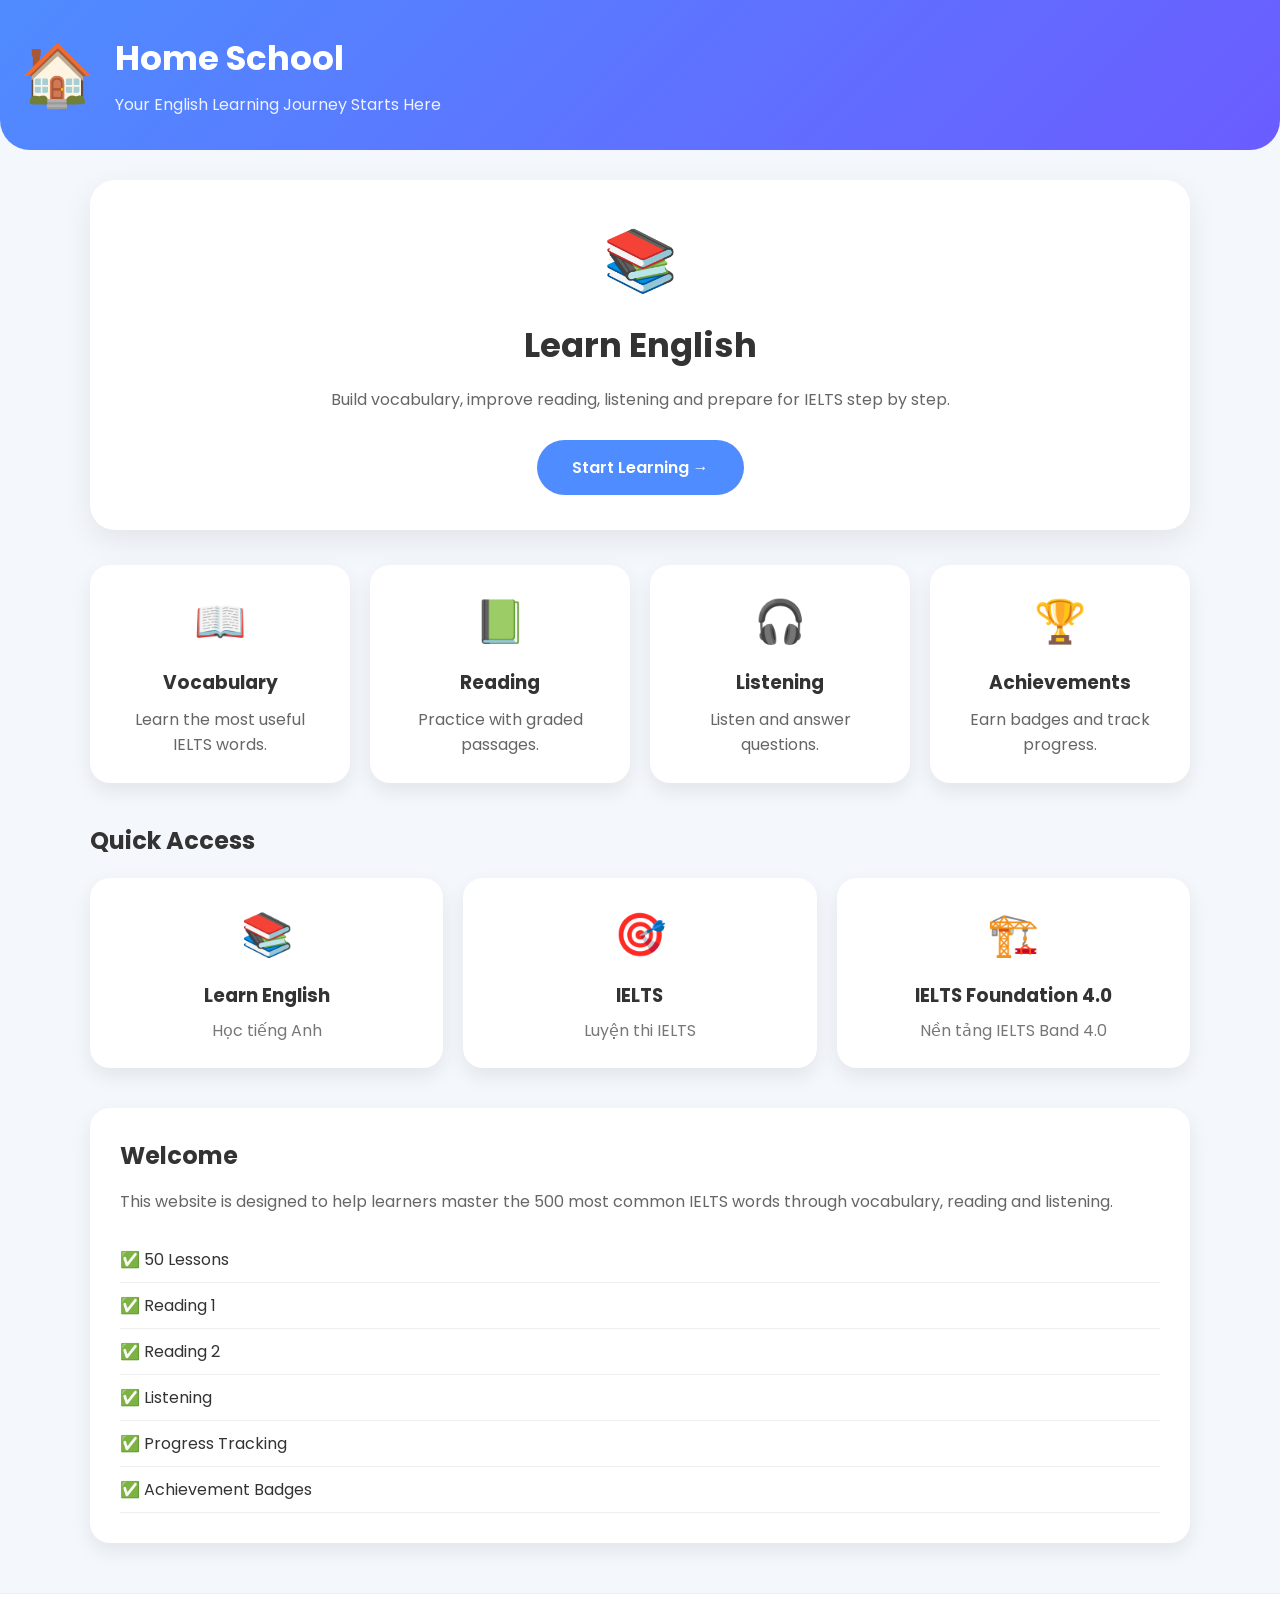
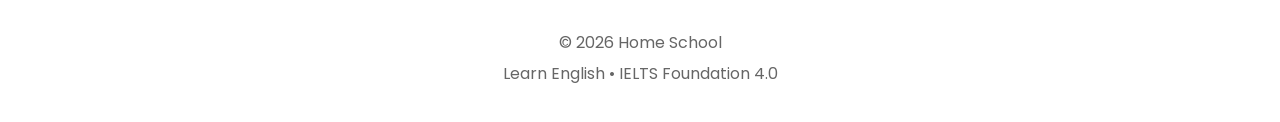
<file: index.html>
<!DOCTYPE html>
<html lang="en">
<head>
    <meta charset="UTF-8">
    <meta name="viewport" content="width=device-width, initial-scale=1.0">
    <title>Home School</title>

    <link rel="stylesheet" href="css/style.css">

    <link rel="preconnect" href="https://fonts.googleapis.com">
    <link rel="preconnect" href="https://fonts.gstatic.com" crossorigin>
    <link href="https://fonts.googleapis.com/css2?family=Poppins:wght@300;400;500;600;700&display=swap" rel="stylesheet">

    <script src="js/app.js" defer></script>
</head>

<body>

<header class="top-header">

    <div class="logo">
        🏠
    </div>

    <div class="title-box">
        <h1>Home School</h1>
        <p>Your English Learning Journey Starts Here</p>
    </div>

</header>

<main class="container">

    <section class="hero-card">

        <div class="hero-icon">
            📚
        </div>

        <h2>Learn English</h2>

        <p>
            Build vocabulary, improve reading,
            listening and prepare for IELTS step by step.
        </p>

        <a class="main-button"
           href="courses/learn-english/index.html">
            Start Learning →
        </a>

    </section>

    <section class="feature-grid">

        <div class="feature-card">
            <div class="emoji">📖</div>
            <h3>Vocabulary</h3>
            <p>Learn the most useful IELTS words.</p>
        </div>

        <div class="feature-card">
            <div class="emoji">📗</div>
            <h3>Reading</h3>
            <p>Practice with graded passages.</p>
        </div>

        <div class="feature-card">
            <div class="emoji">🎧</div>
            <h3>Listening</h3>
            <p>Listen and answer questions.</p>
        </div>

        <div class="feature-card">
            <div class="emoji">🏆</div>
            <h3>Achievements</h3>
            <p>Earn badges and track progress.</p>
        </div>

    </section>
        <section class="quick-access">

        <h2>Quick Access</h2>

        <div class="quick-grid">

            <a class="quick-card" href="courses/learn-english/index.html">
                <span class="icon">📚</span>
                <h3>Learn English</h3>
                <p>Học tiếng Anh</p>
            </a>

            <a class="quick-card" href="courses/learn-english/ielts/index.html">
                <span class="icon">🎯</span>
                <h3>IELTS</h3>
                <p>Luyện thi IELTS</p>
            </a>

            <a class="quick-card" href="courses/learn-english/ielts/foundation/index.html">
                <span class="icon">🏗️</span>
                <h3>IELTS Foundation 4.0</h3>
                <p>Nền tảng IELTS Band 4.0</p>
            </a>

        </div>

    </section>

    <section class="about-card">

        <h2>Welcome</h2>

        <p>
            This website is designed to help learners
            master the 500 most common IELTS words
            through vocabulary, reading and listening.
        </p>

        <ul>

            <li>✅ 50 Lessons</li>

            <li>✅ Reading 1</li>

            <li>✅ Reading 2</li>

            <li>✅ Listening</li>

            <li>✅ Progress Tracking</li>

            <li>✅ Achievement Badges</li>

        </ul>

    </section>

</main>
<footer class="footer">

    <p>
        © 2026 Home School
    </p>

    <p>
        Learn English • IELTS Foundation 4.0
    </p>

</footer>

</body>
</html>
</file>
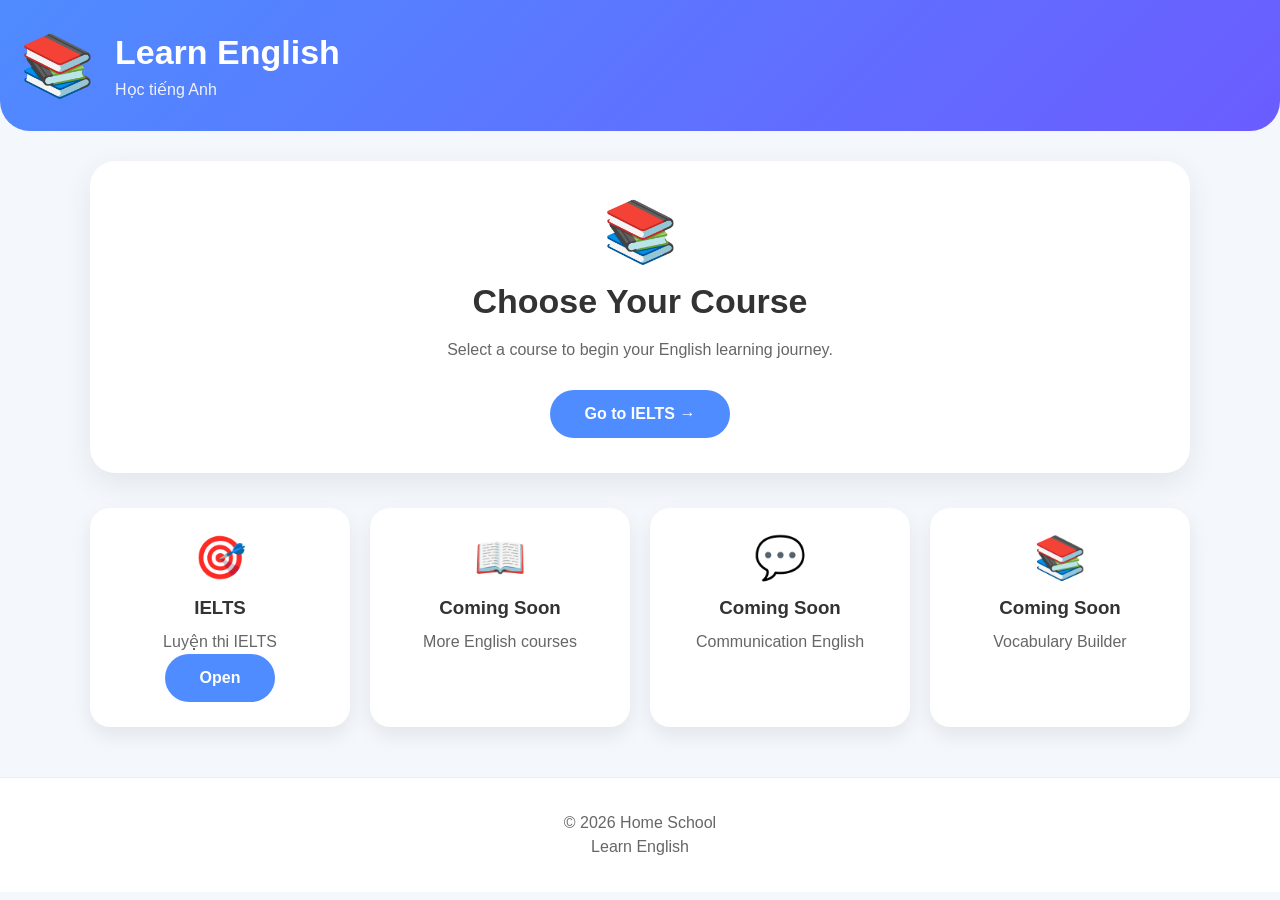
<file: courses/learn-english/index.html>
<!DOCTYPE html>
<html lang="en">

<head>

<meta charset="UTF-8">

<meta name="viewport"
content="width=device-width, initial-scale=1.0">

<title>Learn English</title>

<link rel="stylesheet"
href="../../css/style.css">

<script src="../../js/app.js" defer></script>

</head>

<body>

<header class="top-header">

<div class="logo">

📚

</div>

<div class="title-box">

<h1>Learn English</h1>

<p>Học tiếng Anh</p>

</div>

</header>

<main class="container">

<section class="hero-card">

<div class="hero-icon">

📚

</div>

<h2>Choose Your Course</h2>

<p>

Select a course to begin your English learning journey.

</p>

<a class="main-button"

href="ielts/index.html">

Go to IELTS →

</a>

</section>

<section class="feature-grid">
  <div class="feature-card">

<div class="emoji">🎯</div>

<h3>IELTS</h3>

<p>Luyện thi IELTS</p>

<a class="main-button"
href="ielts/index.html">

Open

</a>

</div>

<div class="feature-card">

<div class="emoji">📖</div>

<h3>Coming Soon</h3>

<p>More English courses</p>

</div>

<div class="feature-card">

<div class="emoji">💬</div>

<h3>Coming Soon</h3>

<p>Communication English</p>

</div>

<div class="feature-card">

<div class="emoji">📚</div>

<h3>Coming Soon</h3>

<p>Vocabulary Builder</p>

</div>

</section>

</main>
<footer class="footer">

<p>

© 2026 Home School

</p>

<p>

Learn English

</p>

</footer>

</body>

</html>
</file>
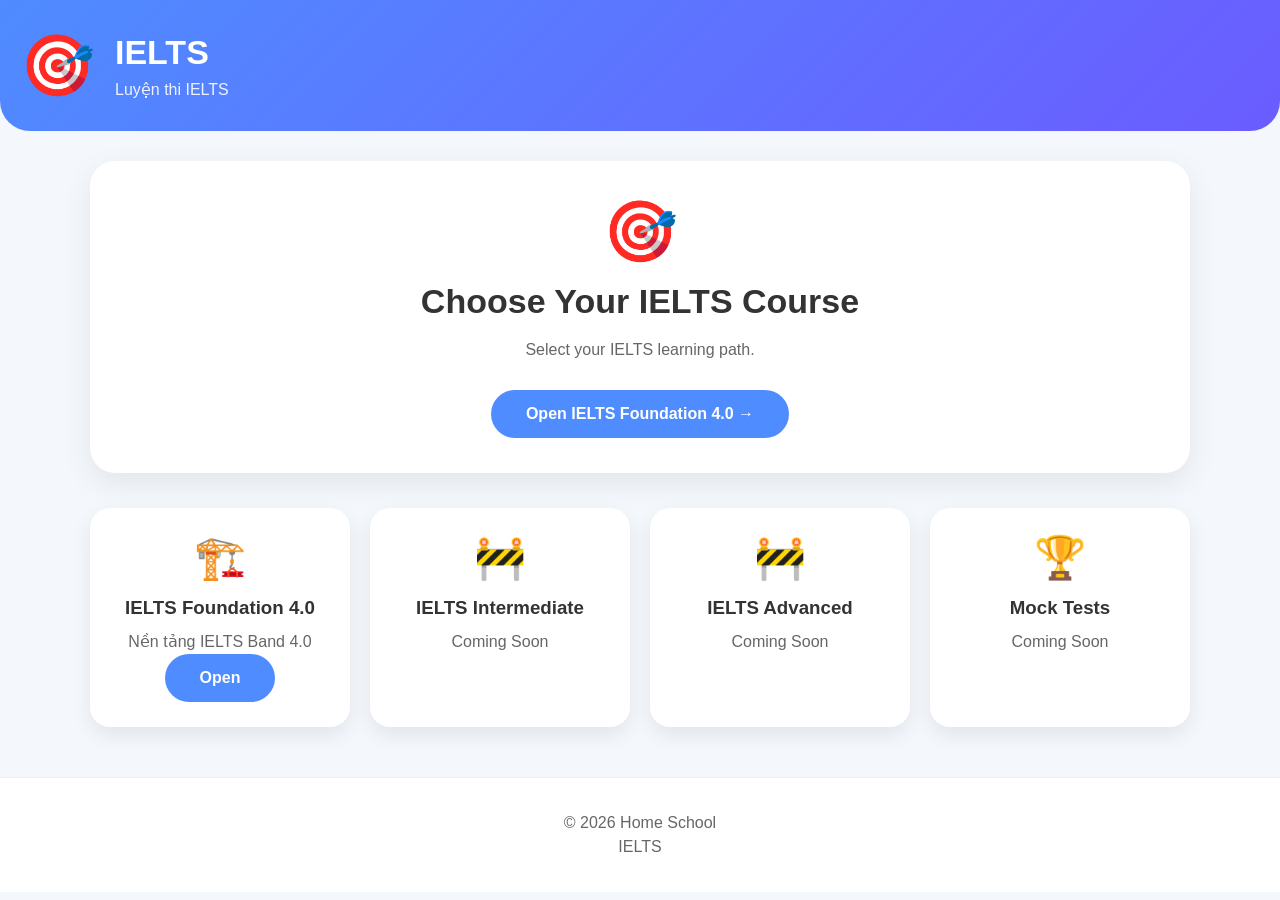
<file: courses/learn-english/ielts/index.html>
<!DOCTYPE html>
<html lang="en">

<head>

<meta charset="UTF-8">

<meta name="viewport" content="width=device-width, initial-scale=1.0">

<title>IELTS</title>

<link rel="stylesheet" href="../../../css/style.css">

<script src="../../../js/app.js" defer></script>

</head>

<body>

<header class="top-header">

<div class="logo">

🎯

</div>

<div class="title-box">

<h1>IELTS</h1>

<p>Luyện thi IELTS</p>

</div>

</header>

<main class="container">

<section class="hero-card">

<div class="hero-icon">

🎯

</div>

<h2>Choose Your IELTS Course</h2>

<p>

Select your IELTS learning path.

</p>

<a class="main-button"

href="foundation/index.html">

Open IELTS Foundation 4.0 →

</a>

</section>

<section class="feature-grid">
  
<div class="feature-card">

<div class="emoji">🏗️</div>

<h3>IELTS Foundation 4.0</h3>

<p>Nền tảng IELTS Band 4.0</p>

<a class="main-button"
href="foundation/index.html">

Open

</a>

</div>

<div class="feature-card">

<div class="emoji">🚧</div>

<h3>IELTS Intermediate</h3>

<p>Coming Soon</p>

</div>

<div class="feature-card">

<div class="emoji">🚧</div>

<h3>IELTS Advanced</h3>

<p>Coming Soon</p>

</div>

<div class="feature-card">

<div class="emoji">🏆</div>

<h3>Mock Tests</h3>

<p>Coming Soon</p>

</div>

</section>

</main>
<footer class="footer">

    <p>© 2026 Home School</p>

    <p>IELTS</p>

</footer>

</body>

</html>
</file>
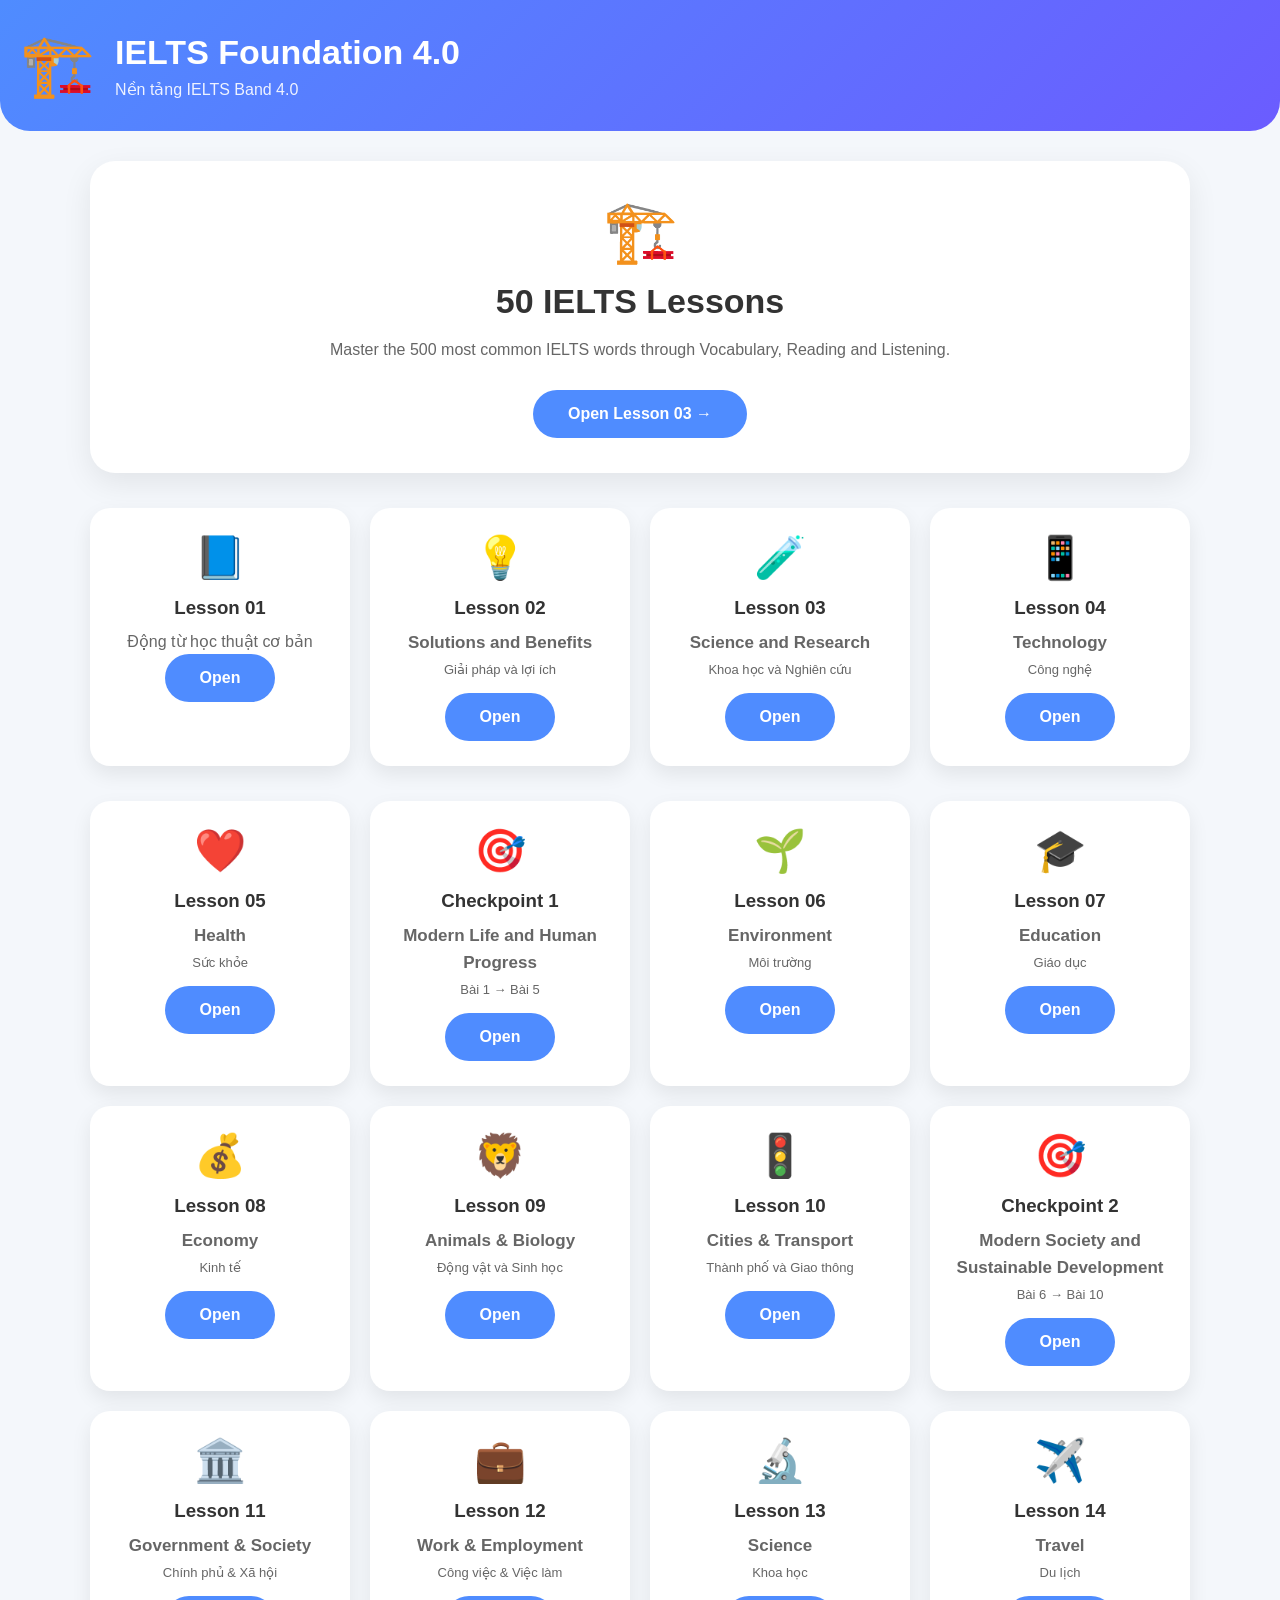
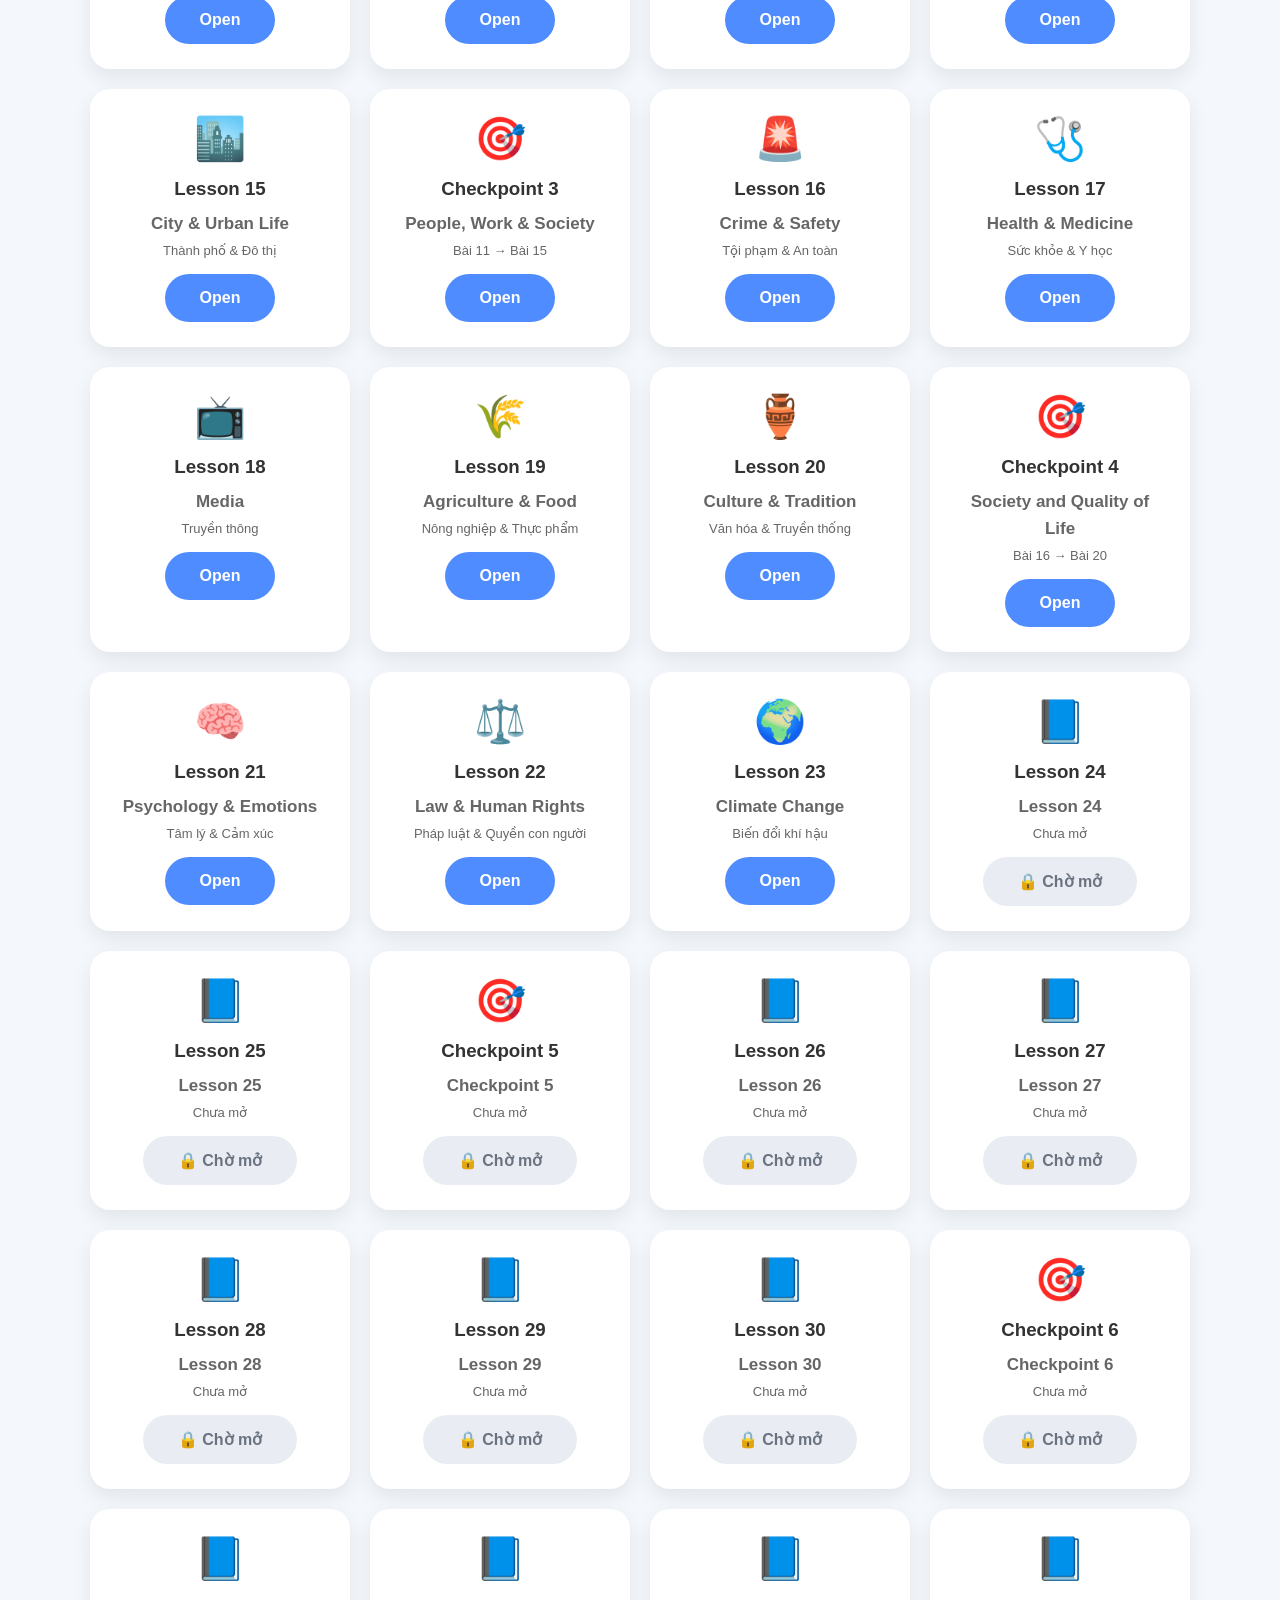
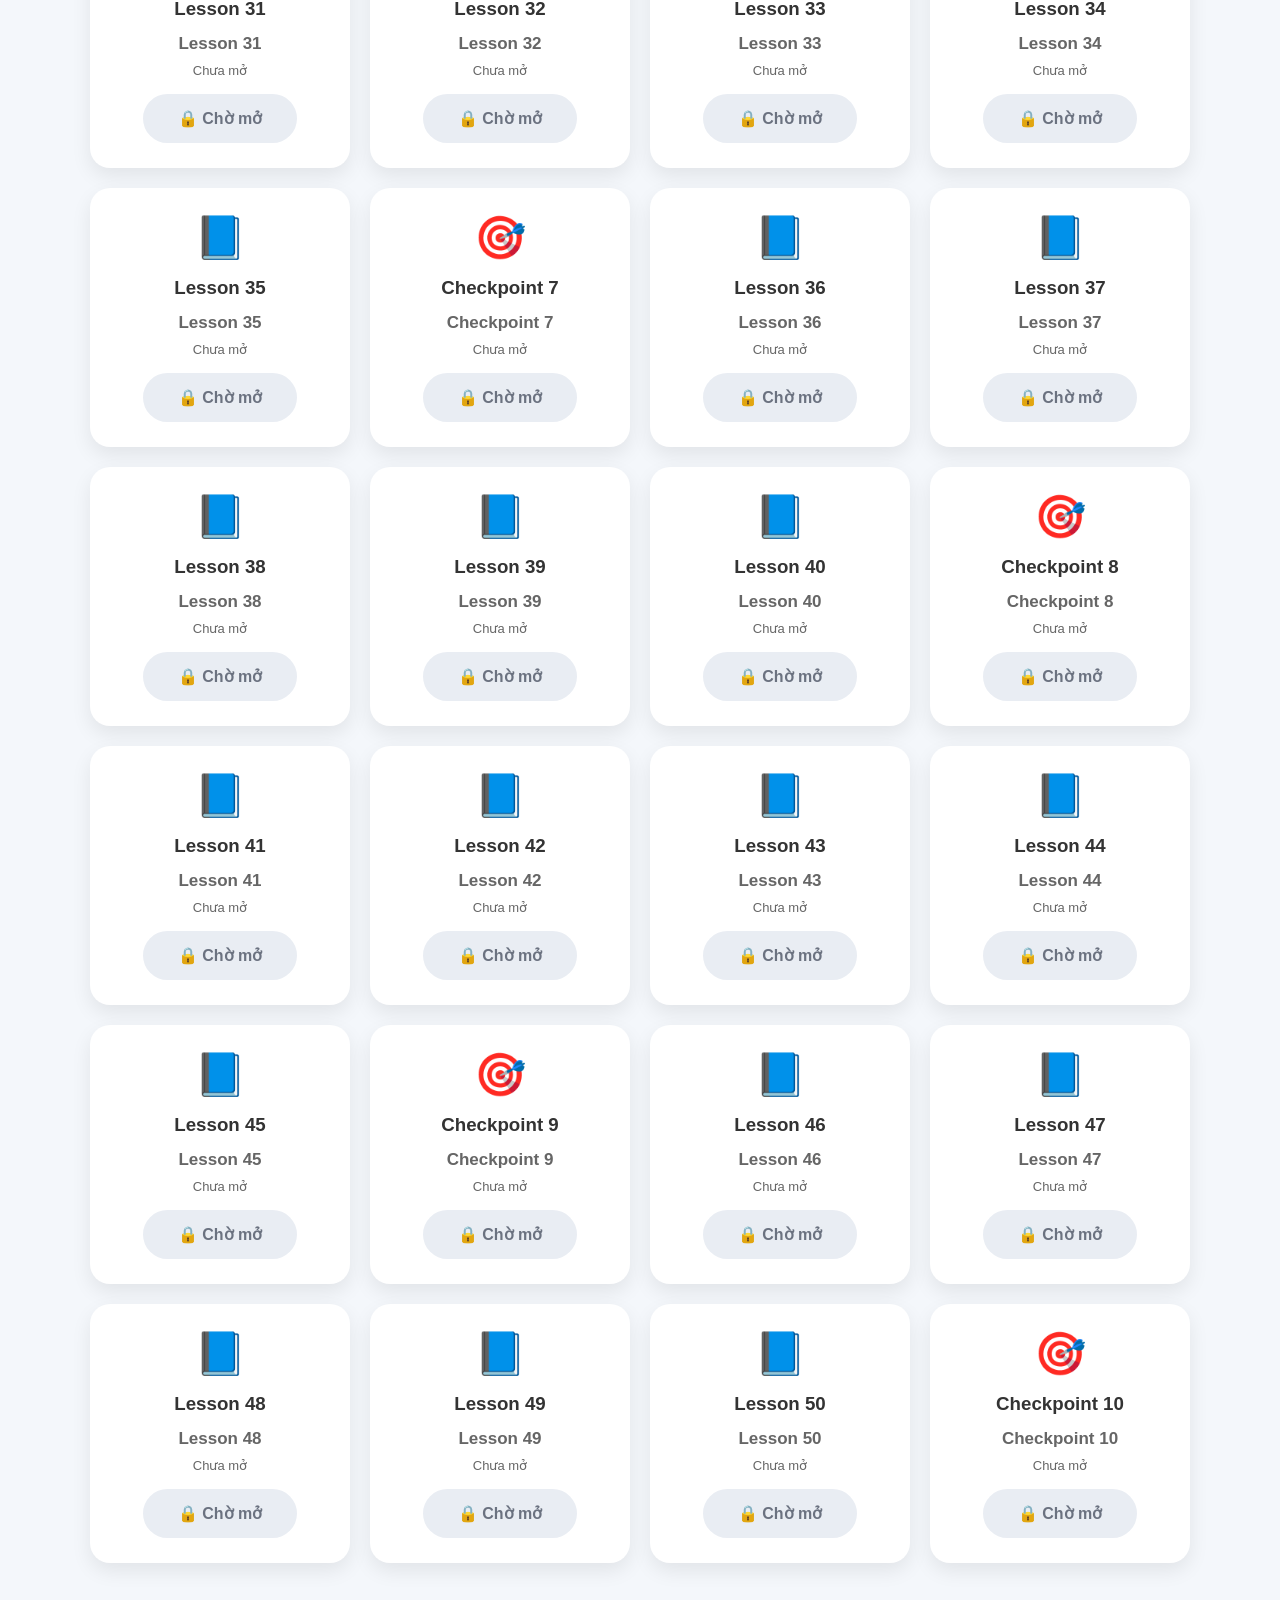
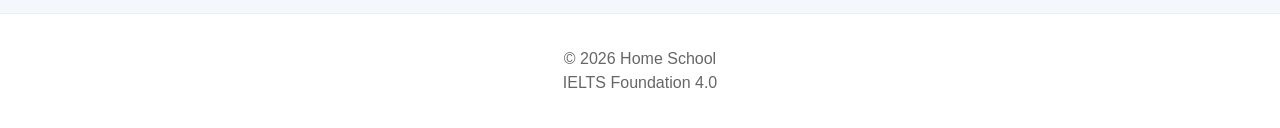
<file: courses/learn-english/ielts/foundation/index.html>
<!DOCTYPE html>
<html lang="en">

<head>

<meta charset="UTF-8">

<meta name="viewport" content="width=device-width, initial-scale=1.0">

<title>IELTS Foundation 4.0</title>

<link rel="stylesheet" href="../../../../css/style.css">

<script src="../../../../js/app.js" defer></script>
<script src="lesson_catalog.js" defer></script>

<style>
.locked-button{background:#e9edf3;color:#6b7280;cursor:default;box-shadow:none;}
</style>

</head>

<body>

<header class="top-header">

<div class="logo">

🏗️

</div>

<div class="title-box">

<h1>IELTS Foundation 4.0</h1>

<p>Nền tảng IELTS Band 4.0</p>

</div>

</header>

<main class="container">

<section class="hero-card">

<div class="hero-icon">

🏗️

</div>

<h2>50 IELTS Lessons</h2>

<p>

Master the 500 most common IELTS words through
Vocabulary, Reading and Listening.

</p>

<a class="main-button"

href="lessons/lesson03/index.html">

Open Lesson 03 →

</a>

</section>

<section class="feature-grid">
  <div class="feature-card">

<div class="emoji">📘</div>

<h3>Lesson 01</h3>

<p>Động từ học thuật cơ bản</p>

<a class="main-button"
href="lessons/lesson03/index.html?lesson=01">

Open

</a>

</div>

<div class="feature-card">

<div class="emoji">💡</div>

<h3>Lesson 02</h3>

<p class="lesson-en">
    Solutions and Benefits
</p>

<p class="lesson-vi">
    Giải pháp và lợi ích
</p>

<a class="main-button"
href="lessons/lesson03/index.html?lesson=02">

Open

</a>

</div>

<div class="feature-card">

<div class="emoji">🧪</div>

<h3>Lesson 03</h3>

<p class="lesson-en">
    Science and Research
</p>

<p class="lesson-vi">
    Khoa học và Nghiên cứu
</p>


<a class="main-button"
href="lessons/lesson03/index.html">

Open

</a>

</div>

<div class="feature-card">

<div class="emoji">📱</div>

<h3>Lesson 04</h3>

<p class="lesson-en">
    Technology
</p>

<p class="lesson-vi">
    Công nghệ
</p>

<a class="main-button"
href="lessons/lesson03/index.html?lesson=04">

Open

</a>

</div>

</section>

<section class="feature-grid">

<div class="feature-card">
<div class="emoji">❤️</div>
<h3>Lesson 05</h3>
<p class="lesson-en">Health</p>
<p class="lesson-vi">Sức khỏe</p>
<a class="main-button" href="lessons/lesson03/index.html?lesson=05">Open</a>
</div>

<div class="feature-card">
<div class="emoji">🎯</div>
<h3>Checkpoint 1</h3>
<p class="lesson-en">Modern Life and Human Progress</p>
<p class="lesson-vi">Bài 1 → Bài 5</p>
<a class="main-button" href="lessons/lesson03/index.html?checkpoint=01">Open</a>
</div>

<div class="feature-card">
<div class="emoji">🌱</div>
<h3>Lesson 06</h3>
<p class="lesson-en">Environment</p>
<p class="lesson-vi">Môi trường</p>
<a class="main-button" href="lessons/lesson03/index.html?lesson=06">Open</a>
</div>

<div class="feature-card">
<div class="emoji">🎓</div>
<h3>Lesson 07</h3>
<p class="lesson-en">Education</p>
<p class="lesson-vi">Giáo dục</p>
<a class="main-button" href="lessons/lesson03/index.html?lesson=07">Open</a>
</div>

<div class="feature-card">
<div class="emoji">💰</div>
<h3>Lesson 08</h3>
<p class="lesson-en">Economy</p>
<p class="lesson-vi">Kinh tế</p>
<a class="main-button" href="lessons/lesson03/index.html?lesson=08">Open</a>
</div>

<div class="feature-card">
<div class="emoji">🦁</div>
<h3>Lesson 09</h3>
<p class="lesson-en">Animals &amp; Biology</p>
<p class="lesson-vi">Động vật và Sinh học</p>
<a class="main-button" href="lessons/lesson03/index.html?lesson=09">Open</a>
</div>

<div class="feature-card">
<div class="emoji">🚦</div>
<h3>Lesson 10</h3>
<p class="lesson-en">Cities &amp; Transport</p>
<p class="lesson-vi">Thành phố và Giao thông</p>
<a class="main-button" href="lessons/lesson03/index.html?lesson=10">Open</a>
</div>

<div class="feature-card">
<div class="emoji">🎯</div>
<h3>Checkpoint 2</h3>
<p class="lesson-en">Modern Society and Sustainable Development</p>
<p class="lesson-vi">Bài 6 → Bài 10</p>
<a class="main-button" href="lessons/lesson03/index.html?checkpoint=02">Open</a>
</div>

<div class="feature-card">
<div class="emoji">📘</div>
<h3>Lesson 11</h3>
<p class="lesson-en">Government & Society</p>
<p class="lesson-vi">Chính phủ & Xã hội</p>
<a class="main-button" href="lessons/lesson03/index.html?lesson=11">Open</a>
</div>

<div class="feature-card">
<div class="emoji">📘</div>
<h3>Lesson 12</h3>
<p class="lesson-en">Work & Employment</p>
<p class="lesson-vi">Công việc & Việc làm</p>
<a class="main-button" href="lessons/lesson03/index.html?lesson=12">Open</a>
</div>

<div class="feature-card">
<div class="emoji">📘</div>
<h3>Lesson 13</h3>
<p class="lesson-en">Science</p>
<p class="lesson-vi">Khoa học</p>
<a class="main-button" href="lessons/lesson03/index.html?lesson=13">Open</a>
</div>

<div class="feature-card">
<div class="emoji">📘</div>
<h3>Lesson 14</h3>
<p class="lesson-en">Travel</p>
<p class="lesson-vi">Du lịch</p>
<a class="main-button" href="lessons/lesson03/index.html?lesson=14">Open</a>
</div>

<div class="feature-card">
<div class="emoji">📘</div>
<h3>Lesson 15</h3>
<p class="lesson-en">City & Urban Life</p>
<p class="lesson-vi">Thành phố & Đô thị</p>
<a class="main-button" href="lessons/lesson03/index.html?lesson=15">Open</a>
</div>

<div class="feature-card">
<div class="emoji">🎯</div>
<h3>Checkpoint 3</h3>
<p class="lesson-en">People, Work &amp; Society</p>
<p class="lesson-vi">Bài 11 → Bài 15</p>
<a class="main-button" href="lessons/lesson03/index.html?checkpoint=03">Open</a>
</div>

<div class="feature-card">
<div class="emoji">📘</div>
<h3>Lesson 16</h3>
<p class="lesson-en">Lesson 16</p>
<p class="lesson-vi">Chưa mở</p>
<a class="main-button" href="lessons/lesson03/index.html?lesson=16">Open</a>
</div>

<div class="feature-card">
<div class="emoji">📘</div>
<h3>Lesson 17</h3>
<p class="lesson-en">Lesson 17</p>
<p class="lesson-vi">Chưa mở</p>
<a class="main-button" href="lessons/lesson03/index.html?lesson=17">Open</a>
</div>

<div class="feature-card">
<div class="emoji">📘</div>
<h3>Lesson 18</h3>
<p class="lesson-en">Lesson 18</p>
<p class="lesson-vi">Chưa mở</p>
<a class="main-button" href="lessons/lesson03/index.html?lesson=18">Open</a>
</div>

<div class="feature-card">
<div class="emoji">📘</div>
<h3>Lesson 19</h3>
<p class="lesson-en">Lesson 19</p>
<p class="lesson-vi">Chưa mở</p>
<a class="main-button" href="lessons/lesson03/index.html?lesson=19">Open</a>
</div>

<div class="feature-card">
<div class="emoji">📘</div>
<h3>Lesson 20</h3>
<p class="lesson-en">Lesson 20</p>
<p class="lesson-vi">Chưa mở</p>
<a class="main-button" href="lessons/lesson03/index.html?lesson=20">Open</a>
</div>

<div class="feature-card">
<div class="emoji">🎯</div>
<h3>Checkpoint 4</h3>
<p class="lesson-en">Society and Quality of Life</p>
<p class="lesson-vi">Bài 16 → Bài 20</p>
<a class="main-button" href="lessons/lesson03/index.html?checkpoint=04">Open</a>
</div>

<div class="feature-card">
<div class="emoji">📘</div>
<h3>Lesson 21</h3>
<p class="lesson-en">Psychology &amp; Emotions</p>
<p class="lesson-vi">Tâm lý &amp; Cảm xúc</p>
<a class="main-button" href="lessons/lesson03/index.html?lesson=21">Open</a>
</div>

<div class="feature-card">
<div class="emoji">📘</div>
<h3>Lesson 22</h3>
<p class="lesson-en">Law &amp; Human Rights</p>
<p class="lesson-vi">Pháp luật &amp; Quyền con người</p>
<a class="main-button" href="lessons/lesson03/index.html?lesson=22">Open</a>
</div>

<div class="feature-card">
<div class="emoji">📘</div>
<h3>Lesson 23</h3>
<p class="lesson-en">Climate Change</p>
<p class="lesson-vi">Biến đổi khí hậu</p>
<a class="main-button" href="lessons/lesson03/index.html?lesson=23">Open</a>
</div>

<div class="feature-card">
<div class="emoji">📘</div>
<h3>Lesson 24</h3>
<p class="lesson-en">Lesson 24</p>
<p class="lesson-vi">Chưa mở</p>
<div class="main-button locked-button" aria-disabled="true">🔒 Chờ mở</div>
</div>

<div class="feature-card">
<div class="emoji">📘</div>
<h3>Lesson 25</h3>
<p class="lesson-en">Lesson 25</p>
<p class="lesson-vi">Chưa mở</p>
<div class="main-button locked-button" aria-disabled="true">🔒 Chờ mở</div>
</div>

<div class="feature-card">
<div class="emoji">🎯</div>
<h3>Checkpoint 5</h3>
<p class="lesson-en">Checkpoint 5</p>
<p class="lesson-vi">Chưa mở</p>
<div class="main-button locked-button" aria-disabled="true">🔒 Chờ mở</div>
</div>

<div class="feature-card">
<div class="emoji">📘</div>
<h3>Lesson 26</h3>
<p class="lesson-en">Lesson 26</p>
<p class="lesson-vi">Chưa mở</p>
<div class="main-button locked-button" aria-disabled="true">🔒 Chờ mở</div>
</div>

<div class="feature-card">
<div class="emoji">📘</div>
<h3>Lesson 27</h3>
<p class="lesson-en">Lesson 27</p>
<p class="lesson-vi">Chưa mở</p>
<div class="main-button locked-button" aria-disabled="true">🔒 Chờ mở</div>
</div>

<div class="feature-card">
<div class="emoji">📘</div>
<h3>Lesson 28</h3>
<p class="lesson-en">Lesson 28</p>
<p class="lesson-vi">Chưa mở</p>
<div class="main-button locked-button" aria-disabled="true">🔒 Chờ mở</div>
</div>

<div class="feature-card">
<div class="emoji">📘</div>
<h3>Lesson 29</h3>
<p class="lesson-en">Lesson 29</p>
<p class="lesson-vi">Chưa mở</p>
<div class="main-button locked-button" aria-disabled="true">🔒 Chờ mở</div>
</div>

<div class="feature-card">
<div class="emoji">📘</div>
<h3>Lesson 30</h3>
<p class="lesson-en">Lesson 30</p>
<p class="lesson-vi">Chưa mở</p>
<div class="main-button locked-button" aria-disabled="true">🔒 Chờ mở</div>
</div>

<div class="feature-card">
<div class="emoji">🎯</div>
<h3>Checkpoint 6</h3>
<p class="lesson-en">Checkpoint 6</p>
<p class="lesson-vi">Chưa mở</p>
<div class="main-button locked-button" aria-disabled="true">🔒 Chờ mở</div>
</div>

<div class="feature-card">
<div class="emoji">📘</div>
<h3>Lesson 31</h3>
<p class="lesson-en">Lesson 31</p>
<p class="lesson-vi">Chưa mở</p>
<div class="main-button locked-button" aria-disabled="true">🔒 Chờ mở</div>
</div>

<div class="feature-card">
<div class="emoji">📘</div>
<h3>Lesson 32</h3>
<p class="lesson-en">Lesson 32</p>
<p class="lesson-vi">Chưa mở</p>
<div class="main-button locked-button" aria-disabled="true">🔒 Chờ mở</div>
</div>

<div class="feature-card">
<div class="emoji">📘</div>
<h3>Lesson 33</h3>
<p class="lesson-en">Lesson 33</p>
<p class="lesson-vi">Chưa mở</p>
<div class="main-button locked-button" aria-disabled="true">🔒 Chờ mở</div>
</div>

<div class="feature-card">
<div class="emoji">📘</div>
<h3>Lesson 34</h3>
<p class="lesson-en">Lesson 34</p>
<p class="lesson-vi">Chưa mở</p>
<div class="main-button locked-button" aria-disabled="true">🔒 Chờ mở</div>
</div>

<div class="feature-card">
<div class="emoji">📘</div>
<h3>Lesson 35</h3>
<p class="lesson-en">Lesson 35</p>
<p class="lesson-vi">Chưa mở</p>
<div class="main-button locked-button" aria-disabled="true">🔒 Chờ mở</div>
</div>

<div class="feature-card">
<div class="emoji">🎯</div>
<h3>Checkpoint 7</h3>
<p class="lesson-en">Checkpoint 7</p>
<p class="lesson-vi">Chưa mở</p>
<div class="main-button locked-button" aria-disabled="true">🔒 Chờ mở</div>
</div>

<div class="feature-card">
<div class="emoji">📘</div>
<h3>Lesson 36</h3>
<p class="lesson-en">Lesson 36</p>
<p class="lesson-vi">Chưa mở</p>
<div class="main-button locked-button" aria-disabled="true">🔒 Chờ mở</div>
</div>

<div class="feature-card">
<div class="emoji">📘</div>
<h3>Lesson 37</h3>
<p class="lesson-en">Lesson 37</p>
<p class="lesson-vi">Chưa mở</p>
<div class="main-button locked-button" aria-disabled="true">🔒 Chờ mở</div>
</div>

<div class="feature-card">
<div class="emoji">📘</div>
<h3>Lesson 38</h3>
<p class="lesson-en">Lesson 38</p>
<p class="lesson-vi">Chưa mở</p>
<div class="main-button locked-button" aria-disabled="true">🔒 Chờ mở</div>
</div>

<div class="feature-card">
<div class="emoji">📘</div>
<h3>Lesson 39</h3>
<p class="lesson-en">Lesson 39</p>
<p class="lesson-vi">Chưa mở</p>
<div class="main-button locked-button" aria-disabled="true">🔒 Chờ mở</div>
</div>

<div class="feature-card">
<div class="emoji">📘</div>
<h3>Lesson 40</h3>
<p class="lesson-en">Lesson 40</p>
<p class="lesson-vi">Chưa mở</p>
<div class="main-button locked-button" aria-disabled="true">🔒 Chờ mở</div>
</div>

<div class="feature-card">
<div class="emoji">🎯</div>
<h3>Checkpoint 8</h3>
<p class="lesson-en">Checkpoint 8</p>
<p class="lesson-vi">Chưa mở</p>
<div class="main-button locked-button" aria-disabled="true">🔒 Chờ mở</div>
</div>

<div class="feature-card">
<div class="emoji">📘</div>
<h3>Lesson 41</h3>
<p class="lesson-en">Lesson 41</p>
<p class="lesson-vi">Chưa mở</p>
<div class="main-button locked-button" aria-disabled="true">🔒 Chờ mở</div>
</div>

<div class="feature-card">
<div class="emoji">📘</div>
<h3>Lesson 42</h3>
<p class="lesson-en">Lesson 42</p>
<p class="lesson-vi">Chưa mở</p>
<div class="main-button locked-button" aria-disabled="true">🔒 Chờ mở</div>
</div>

<div class="feature-card">
<div class="emoji">📘</div>
<h3>Lesson 43</h3>
<p class="lesson-en">Lesson 43</p>
<p class="lesson-vi">Chưa mở</p>
<div class="main-button locked-button" aria-disabled="true">🔒 Chờ mở</div>
</div>

<div class="feature-card">
<div class="emoji">📘</div>
<h3>Lesson 44</h3>
<p class="lesson-en">Lesson 44</p>
<p class="lesson-vi">Chưa mở</p>
<div class="main-button locked-button" aria-disabled="true">🔒 Chờ mở</div>
</div>

<div class="feature-card">
<div class="emoji">📘</div>
<h3>Lesson 45</h3>
<p class="lesson-en">Lesson 45</p>
<p class="lesson-vi">Chưa mở</p>
<div class="main-button locked-button" aria-disabled="true">🔒 Chờ mở</div>
</div>

<div class="feature-card">
<div class="emoji">🎯</div>
<h3>Checkpoint 9</h3>
<p class="lesson-en">Checkpoint 9</p>
<p class="lesson-vi">Chưa mở</p>
<div class="main-button locked-button" aria-disabled="true">🔒 Chờ mở</div>
</div>

<div class="feature-card">
<div class="emoji">📘</div>
<h3>Lesson 46</h3>
<p class="lesson-en">Lesson 46</p>
<p class="lesson-vi">Chưa mở</p>
<div class="main-button locked-button" aria-disabled="true">🔒 Chờ mở</div>
</div>

<div class="feature-card">
<div class="emoji">📘</div>
<h3>Lesson 47</h3>
<p class="lesson-en">Lesson 47</p>
<p class="lesson-vi">Chưa mở</p>
<div class="main-button locked-button" aria-disabled="true">🔒 Chờ mở</div>
</div>

<div class="feature-card">
<div class="emoji">📘</div>
<h3>Lesson 48</h3>
<p class="lesson-en">Lesson 48</p>
<p class="lesson-vi">Chưa mở</p>
<div class="main-button locked-button" aria-disabled="true">🔒 Chờ mở</div>
</div>

<div class="feature-card">
<div class="emoji">📘</div>
<h3>Lesson 49</h3>
<p class="lesson-en">Lesson 49</p>
<p class="lesson-vi">Chưa mở</p>
<div class="main-button locked-button" aria-disabled="true">🔒 Chờ mở</div>
</div>

<div class="feature-card">
<div class="emoji">📘</div>
<h3>Lesson 50</h3>
<p class="lesson-en">Lesson 50</p>
<p class="lesson-vi">Chưa mở</p>
<div class="main-button locked-button" aria-disabled="true">🔒 Chờ mở</div>
</div>

<div class="feature-card">
<div class="emoji">🎯</div>
<h3>Checkpoint 10</h3>
<p class="lesson-en">Checkpoint 10</p>
<p class="lesson-vi">Chưa mở</p>
<div class="main-button locked-button" aria-disabled="true">🔒 Chờ mở</div>
</div>

</section>

</main>
<footer class="footer">

<p>

© 2026 Home School

</p>

<p>

IELTS Foundation 4.0

</p>

</footer>

</body>

</html>
</file>
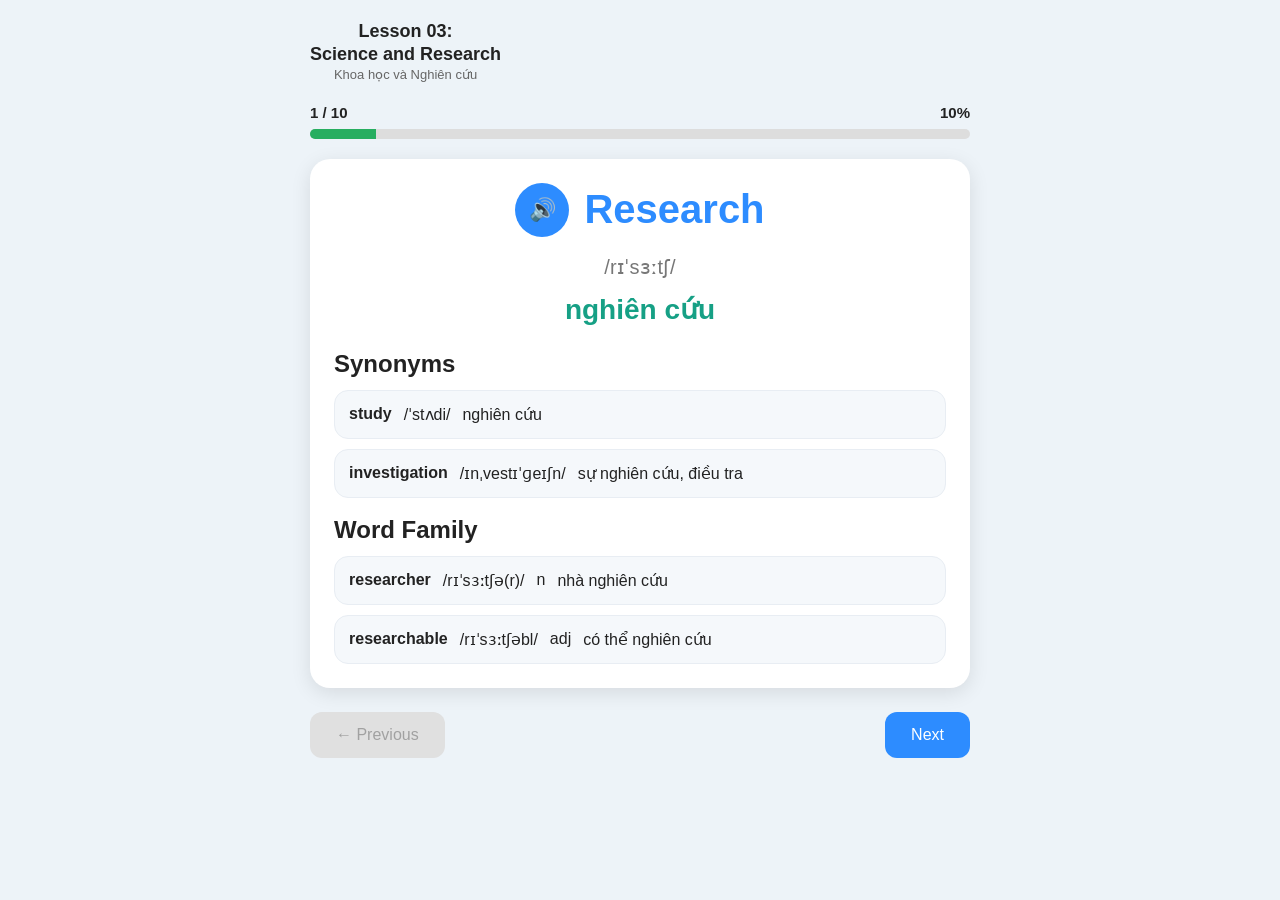
<file: courses/learn-english/ielts/foundation/foundation-4.0/index.html>
<!DOCTYPE html>
<html lang="en">
<head>
    <meta charset="UTF-8">
    <meta name="viewport" content="width=device-width, initial-scale=1.0">
    <title>Lesson 03 - Technology | IELTS Foundation 4.0</title>

    <link rel="stylesheet" href="style.css">
</head>

<body>

<div class="app">

    <!-- HEADER -->
    <header class="top-bar">

        <button id="backBtn" class="icon-btn">
            ←
        </button>
<div class="lesson-title">

    <span class="lesson-number">
        Lesson 03:
    </span>

    <div class="lesson-name">

        <div class="lesson-en">
            Science and Research
        </div>

        <div class="lesson-vi">
            Khoa học và Nghiên cứu
        </div>

    </div>

</div>

        <button id="homeBtn" class="icon-btn">
            🏠
        </button>

    </header>


    <!-- PROGRESS -->

    <section class="progress-section">

        <div class="progress-top">

            <span id="progressText">
                1 / 10
            </span>

            <span id="progressPercent">
                10%
            </span>

        </div>

        <div class="progress-bar">

            <div
                id="progressFill"
                class="progress-fill">
            </div>

        </div>

    </section>


    <!-- VOCABULARY CARD -->
<section id="vocabularyScreen">
    <main class="card">

        <div class="word-header">

            <button
                id="speakWord"
                class="speaker">

                🔊

            </button>

            <h1 id="word">

                Loading...

            </h1>

        </div>


        <div
            id="ipa"
            class="ipa">

            /.../

        </div>


        <div
            id="meaning"
            class="meaning">

            Meaning

        </div>


        <!-- SYNONYMS -->

        <section class="box">

            <h2>

                Synonyms

            </h2>

            <div
                id="synonyms"
                class="items">

            </div>

        </section>


        <!-- WORD FAMILY -->

        <section class="box">

            <h2>

                Word Family

            </h2>

            <div
                id="family"
                class="items">

            </div>

        </section>

    </main>
        <!-- NAVIGATION -->

    <section class="navigation">

        <button
            id="prevBtn"
            class="nav-btn">

            ← Previous

        </button>

        <button
            id="nextBtn"
            class="nav-btn primary">

            Next →

        </button>

    </section>
<button
    id="continueMatchingBtn"
    class="start-btn hidden">

    Continue Matching

</button>
</section>
    <!-- COMPLETED -->

    <section
        id="finishScreen"
        class="finish-screen hidden">

        <div class="finish-icon">

            🎉

        </div>

        <h2>

            Vocabulary Completed!

        </h2>

        <p>

            You have finished all 10 vocabulary words.

        </p>

        <button
            id="matchingBtn"
            class="start-btn">

            Start Matching Game

        </button>

    </section>


    <!-- MATCHING GAME -->

<!-- MATCHING GAME -->

<section
    id="matchingScreen"
    class="matching-screen hidden">

    <h2>Vocabulary Matching</h2>

    <p>
        Match each English word with its Vietnamese meaning.
    </p>

    <div id="matchingScore">
        Correct: <span id="correctCount">0</span> / 10
    </div>
<div
    id="matchingMessage"
    class="matching-message">

    Select an English word, then select its Vietnamese meaning.

</div>
    <div
        id="matchingContainer"
        class="matching-container">
    </div>

</section>


<!-- REVIEW POPUP -->

<section
    id="reviewScreen"
    class="review-screen hidden">

    <button
        id="reviewSpeaker"
        class="review-speaker">

        🔊

    </button>

    <h2 id="reviewWord">
        Word
    </h2>

    <div id="reviewIPA">
        /.../
    </div>

    <div id="reviewMeaning">
        Meaning
    </div>

    <div id="reviewSynonyms">
    </div>

    <div id="reviewFamily">
    </div>

    <p id="countdownText">
        Returning to Matching in 4...
    </p>

    <button
        id="continueMatchingBtn"
        class="start-btn">

        Continue Matching

    </button>

</section>
<section
    id="readingFinishScreen"
    class="finish-screen hidden">

    <div class="unlock-icon">
        🔓
    </div>

    <h2>
        Congratulations!
    </h2>

    <p>
        Vocabulary completed successfully.
    </p>

    <button
        id="readingFinishBtn"
        class="start-btn">

        Start Reading 1

    </button>

</section>
    <section
        id="readingLocked"
        class="reading-lock hidden">

        <div class="lock-icon">

            🔒

        </div>

        <h2>

            Reading Locked

        </h2>

        <p>

            Complete the Matching Game with 100% accuracy to unlock Reading.

        </p>

    </section>
    <section id="readingScreen" class="hidden">

    <div class="reading-header">

        <div id="readingTitle">
            Reading 1
        </div>

        <div id="readingProgress">
            Step 1 / 6
        </div>

    </div>

    <h2 id="readingHeading">
        Reading Title
    </h2>

    <div id="readingContent">
        Reading content...
    </div>

    <button id="continueReadingBtn">
        Continue
    </button>

</section>
<!-- LISTENING -->

<section
    id="listeningScreen"
    class="hidden">

    <div class="reading-header">

        <div>
            Listening
        </div>

        <div id="listeningProgress">
            Step 1 / 5
        </div>

    </div>

    <h2 id="listeningHeading">

        Listening Title

    </h2>

    <div id="listeningContent">

        Listening content...

    </div>

    <button
        id="continueListeningBtn">

        Continue

    </button>

</section>

<!-- LESSON RESULT -->

<section
    id="lessonResultScreen"
    class="hidden">

    <div id="lessonResultContent"></div>

</section>
<!-- REVIEW MISTAKES SCREEN -->
<section
    id="reviewMistakesScreen"
    class="hidden">

    <div id="reviewMistakesContent"></div>

    <button
        id="backToLessonResultBtn"
        class="lesson-button primary">

        ← Back to Lesson Result

    </button>

</section>
<button
    id="listeningBtn"
    class="start-btn hidden">

    Start Listening

</button>
<button
    id="readingBtn"
    class="start-btn hidden">

    Start Reading 1

</button>

</div>
<script src="01_engine/config.js"></script>
<script src="01_engine/utils.js"></script>
<script src="01_engine/loader.js"></script>
<script src="01_engine/audio.js"></script>

<script src="renderer.js"></script>
<script src="03_vocabulary/vocabulary_navigation.js"></script>
<script src="03_vocabulary/matching/matching.js"></script>
<script src="03_vocabulary/matching/matching_cards.js"></script>
<script src="03_vocabulary/matching/matching_events.js"></script>
<script src="03_vocabulary/matching/matching_review.js"></script>
<script src="03_vocabulary/matching/matching_finish.js"></script>

<script src="07_app/navigation_history.js"></script>
<script src="07_app/navigation_back.js"></script>
<script src="07_app/navigation_home.js"></script>
<script src="07_app/navigation_engine.js"></script>
<script src="07_app/script.js"></script>

<script src="01_engine/question_state.js"></script>
<script src="01_engine/question_score_engine.js"></script>
<script src="01_engine/question_review_engine.js"></script>
<script src="01_engine/question_renderer.js"></script>
<script src="01_engine/question_events.js"></script>
<script src="01_engine/question_navigation.js"></script>
<script src="01_engine/question_controller.js"></script>
<script src="01_engine/score_engine.js"></script>
<script src="01_engine/vocabulary_attempt_engine.js"></script>

<script src="04_reading/reading_renderer.js"></script>
<script src="04_reading/reading_navigation.js"></script>
<script src="04_reading/reading_events.js"></script>
<script src="05_listening/listening_renderer.js"></script>
<script src="05_listening/listening_navigation.js"></script>
<script src="05_listening/listening_events.js"></script>
<script src="06_lesson_result/lesson_result_controller.js"></script>
<script src="06_lesson_result/lesson_result_renderer.js"></script>
<script src="06_lesson_result/lesson_result_navigation.js"></script>
</body>
</html>
</file>
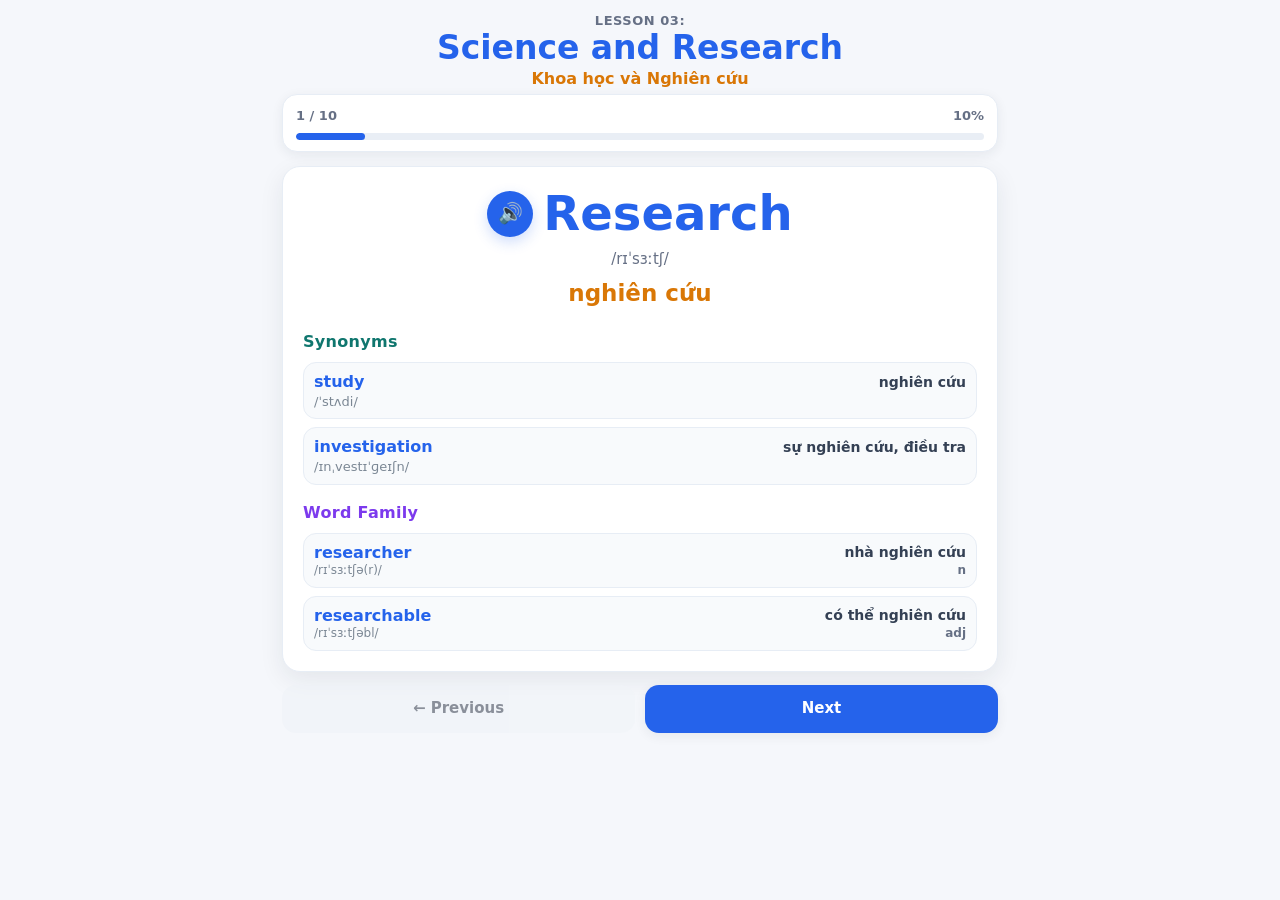
<file: courses/learn-english/ielts/foundation/lessons/lesson03/index.html>
<!DOCTYPE html>
<html lang="en">
<head>
    <meta charset="UTF-8">
    <meta name="viewport" content="width=device-width, initial-scale=1.0">
    <title>IELTS Foundation 4.0</title>

    <link rel="stylesheet" href="style.css">
</head>

<body>

<div class="app">

    <!-- HEADER -->
    <header class="top-bar">

        <button id="backBtn" class="icon-btn">
            ←
        </button>
<div class="lesson-title">

    <span class="lesson-number">
        Lesson 03:
    </span>

    <div class="lesson-name">

        <div class="lesson-en">
            Science and Research
        </div>

        <div class="lesson-vi">
            Khoa học và Nghiên cứu
        </div>

    </div>

</div>

        <button id="homeBtn" class="icon-btn">
            🏠
        </button>

    </header>


    <!-- PROGRESS -->

    <section class="progress-section">

        <div class="progress-top">

            <span id="progressText">
                1 / 10
            </span>

            <span id="progressPercent">
                10%
            </span>

        </div>

        <div class="progress-bar">

            <div
                id="progressFill"
                class="progress-fill">
            </div>

        </div>

    </section>


    <!-- VOCABULARY CARD -->
<section id="vocabularyScreen">
    <main class="card">

        <div class="word-header">

            <button
                id="speakWord"
                class="speaker">

                🔊

            </button>

            <h1 id="word">

                Loading...

            </h1>

        </div>


        <div
            id="ipa"
            class="ipa">

            /.../

        </div>


        <div
            id="pos"
            class="pos"
            aria-label="Part of speech">

            n

        </div>


        <div
            id="meaning"
            class="meaning">

            Meaning

        </div>


        <!-- SYNONYMS -->

        <section class="box">

            <h2>

                Synonyms

            </h2>

            <div
                id="synonyms"
                class="items">

            </div>

        </section>


        <!-- WORD FAMILY -->

        <section class="box">

            <h2>

                Word Family

            </h2>

            <div
                id="family"
                class="items word-family-items">

            </div>

        </section>

    </main>
        <!-- NAVIGATION -->

    <section class="navigation">

        <button
            id="prevBtn"
            class="nav-btn">

            ← Previous

        </button>

        <button
            id="nextBtn"
            class="nav-btn primary">

            Next →

        </button>

    </section>
<button
    id="continueMatchingBtn"
    class="start-btn hidden">

    Continue Matching

</button>
</section>
    <!-- COMPLETED -->

    <section
        id="finishScreen"
        class="finish-screen hidden">

        <div class="finish-icon">

            🎉

        </div>

        <h2>

            Vocabulary Completed!

        </h2>

        <p>

            You have finished all 10 vocabulary words.

        </p>

        <button
            id="matchingBtn"
            class="start-btn">

            Start Matching Game

        </button>

    </section>


    <!-- MATCHING GAME -->

<!-- MATCHING GAME -->

<section
    id="matchingScreen"
    class="matching-screen hidden">

    <h2>Vocabulary Matching</h2>

    <p>
        Match each English word with its Vietnamese meaning.
    </p>

    <div id="matchingScore">
        Correct: <span id="correctCount">0</span> / 10
    </div>
<div
    id="matchingMessage"
    class="matching-message">

    Select an English word, then select its Vietnamese meaning.

</div>
    <div
        id="matchingContainer"
        class="matching-container">
    </div>

</section>


<!-- REVIEW POPUP -->

<section
    id="reviewScreen"
    class="review-screen hidden">

    <button
        id="reviewSpeaker"
        class="review-speaker">

        🔊

    </button>

    <h2 id="reviewWord">
        Word
    </h2>

    <div id="reviewIPA">
        /.../
    </div>

    <div id="reviewMeaning">
        Meaning
    </div>

    <div id="reviewSynonyms">
    </div>

    <div id="reviewFamily">
    </div>

    <p id="countdownText">
        Returning to Matching in 4...
    </p>

    <button
        id="continueMatchingBtn"
        class="start-btn">

        Continue Matching

    </button>

</section>
<section
    id="readingFinishScreen"
    class="finish-screen hidden">

    <div class="unlock-icon">
        🔓
    </div>

    <h2>
        Congratulations!
    </h2>

    <p>
        Vocabulary completed successfully.
    </p>

    <button
        id="readingFinishBtn"
        class="start-btn">

        Start Reading 1

    </button>

</section>
    <section
        id="readingLocked"
        class="reading-lock hidden">

        <div class="lock-icon">

            🔒

        </div>

        <h2>

            Reading Locked

        </h2>

        <p>

            Complete the Matching Game with 100% accuracy to unlock Reading.

        </p>

    </section>
    <section id="readingScreen" class="hidden">

    <div class="reading-header">

        <div id="readingTitle">
            Reading 1
        </div>

        <div id="readingProgress">
            Step 1 / 6
        </div>

    </div>

    <h2 id="readingHeading">
        Reading Title
    </h2>

    <div id="readingContent">
        Reading content...
    </div>

    <button id="continueReadingBtn">
        Continue
    </button>

</section>
<!-- LISTENING -->

<section
    id="listeningScreen"
    class="hidden">

    <div class="reading-header">

        <div>
            Listening
        </div>

        <div id="listeningProgress">
            Step 1 / 5
        </div>

    </div>

    <h2 id="listeningHeading">

        Listening Title

    </h2>

    <div id="listeningContent">

        Listening content...

    </div>

    <button
        id="continueListeningBtn">

        Continue

    </button>

</section>

<!-- LESSON RESULT -->

<section
    id="lessonResultScreen"
    class="hidden">

    <div id="lessonResultContent"></div>

</section>
<!-- CHECKPOINT RESULT -->
<section
    id="checkpointResultScreen"
    class="hidden">

    <div id="checkpointResultContent"></div>

</section>

<!-- REVIEW MISTAKES SCREEN -->
<section
    id="reviewMistakesScreen"
    class="hidden">

    <div id="reviewMistakesContent"></div>

    <button
        id="backToLessonResultBtn"
        class="lesson-button primary">

        ← Back to Lesson Result

    </button>

</section>
<button
    id="listeningBtn"
    class="start-btn hidden">

    Start Listening

</button>
<button
    id="readingBtn"
    class="start-btn hidden">

    Start Reading 1

</button>

</div>
<script src="01_engine/config.js"></script>
<script src="01_engine/utils.js"></script>
<script src="01_engine/loader.js"></script>
<script src="01_engine/audio.js"></script>

<script src="renderer.js"></script>
<script src="03_vocabulary/vocabulary_navigation.js"></script>
<script src="03_vocabulary/matching/matching.js"></script>
<script src="03_vocabulary/matching/matching_cards.js"></script>
<script src="03_vocabulary/matching/matching_events.js"></script>
<script src="03_vocabulary/matching/matching_review.js"></script>
<script src="03_vocabulary/matching/matching_finish.js"></script>

<script src="07_app/navigation_history.js"></script>
<script src="07_app/navigation_back.js"></script>
<script src="07_app/navigation_home.js"></script>
<script src="07_app/navigation_engine.js"></script>
<script src="07_app/script.js"></script>

<script src="01_engine/question_state.js"></script>
<script src="01_engine/question_score_engine.js"></script>
<script src="01_engine/question_review_engine.js"></script>
<script src="01_engine/question_renderer.js"></script>
<script src="01_engine/question_events.js"></script>
<script src="01_engine/question_navigation.js"></script>
<script src="01_engine/question_controller.js"></script>
<script src="01_engine/score_engine.js"></script>
<script src="01_engine/vocabulary_attempt_engine.js"></script>

<script src="04_reading/reading_renderer.js"></script>
<script src="04_reading/reading_navigation.js"></script>
<script src="04_reading/reading_events.js"></script>
<script src="05_listening/listening_renderer.js"></script>
<script src="05_listening/listening_navigation.js"></script>
<script src="05_listening/listening_events.js"></script>
<script src="06_lesson_result/lesson_result_controller.js"></script>
<script src="06_lesson_result/lesson_result_renderer.js"></script>
<script src="06_lesson_result/lesson_result_navigation.js"></script>
<script src="08_learning_profile/learning_profile_storage.js"></script>
<script src="08_learning_profile/learning_profile_engine.js"></script>
<script src="08_learning_profile/learning_profile_controller.js"></script>
<script src="09_checkpoint_result/checkpoint_result_controller.js"></script>
<script src="09_checkpoint_result/checkpoint_result_renderer.js"></script>
<script src="09_checkpoint_result/checkpoint_result_navigation.js"></script>
</body>
</html>
</file>
<file: css/style.css>
*{
    margin:0;
    padding:0;
    box-sizing:border-box;
}

body{
    font-family:'Poppins',sans-serif;
    background:#f4f7fb;
    color:#333;
}

a{
    text-decoration:none;
}

.container{
    width:92%;
    max-width:1100px;
    margin:auto;
}

.top-header{
    background:linear-gradient(135deg,#4f8cff,#6b5cff);
    color:#fff;
    padding:30px 20px;
    display:flex;
    align-items:center;
    gap:20px;
    border-bottom-left-radius:30px;
    border-bottom-right-radius:30px;
}

.logo{
    font-size:60px;
}

.title-box h1{
    font-size:34px;
    font-weight:700;
}

.title-box p{
    margin-top:8px;
    opacity:.9;
}

.hero-card{
    background:#fff;
    margin-top:30px;
    border-radius:25px;
    padding:35px;
    text-align:center;
    box-shadow:0 10px 30px rgba(0,0,0,.08);
}

.hero-icon{
    font-size:60px;
    margin-bottom:15px;
}

.hero-card h2{
    font-size:34px;
    margin-bottom:15px;
}

.hero-card p{
    line-height:1.8;
    color:#666;
    margin-bottom:25px;
}.main-button{
    display:inline-block;
    background:#4f8cff;
    color:#fff;
    padding:15px 35px;
    border-radius:50px;
    font-weight:600;
    transition:.3s;
}

.main-button:hover{
    background:#356fe0;
    transform:translateY(-2px);
}

.feature-grid{
    display:grid;
    grid-template-columns:repeat(auto-fit,minmax(220px,1fr));
    gap:20px;
    margin-top:35px;
}

.feature-card{
    background:#fff;
    border-radius:20px;
    padding:25px;
    text-align:center;
    box-shadow:0 8px 20px rgba(0,0,0,.08);
}

.feature-card .emoji{
    font-size:42px;
    margin-bottom:15px;
}

.feature-card h3{
    margin-bottom:10px;
}

.feature-card p{
    color:#666;
    line-height:1.6;
}

.quick-access{
    margin-top:40px;
}

.quick-access h2{
    margin-bottom:20px;
}

.quick-grid{
    display:grid;
    grid-template-columns:repeat(auto-fit,minmax(240px,1fr));
    gap:20px;
}

.quick-card{
    background:#fff;
    border-radius:20px;
    padding:25px;
    text-align:center;
    color:#333;
    box-shadow:0 8px 20px rgba(0,0,0,.08);
    transition:.3s;
}

.quick-card:hover{
    transform:translateY(-5px);
}

.quick-card .icon{
    font-size:42px;
    display:block;
    margin-bottom:15px;
}

.quick-card p{
    color:#777;
    margin-top:8px;
}.about-card{
    background:#fff;
    margin:40px 0;
    padding:30px;
    border-radius:20px;
    box-shadow:0 8px 20px rgba(0,0,0,.08);
}

.about-card h2{
    margin-bottom:15px;
}

.about-card p{
    color:#666;
    line-height:1.8;
    margin-bottom:20px;
}

.about-card ul{
    list-style:none;
}

.about-card li{
    padding:10px 0;
    border-bottom:1px solid #eee;
}

.footer{
    margin-top:50px;
    padding:30px 20px;
    text-align:center;
    color:#666;
    background:#fff;
    border-top:1px solid #eee;
}

.footer p{
    margin:6px 0;
}

@media (max-width:768px){

    .top-header{
        flex-direction:column;
        text-align:center;
    }

    .title-box h1{
        font-size:28px;
    }

    .hero-card h2{
        font-size:28px;
    }

    .feature-grid,
    .quick-grid{
        grid-template-columns:1fr;
    }

    .main-button{
        width:100%;
    }

}
.lesson-en{
    font-size:17px;
    font-weight:600;
    margin-top:8px;
    margin-bottom:4px;
}

.lesson-vi{
    font-size:13px;
    color:#777;
    margin-bottom:12px;
        }
</file>
<file: courses/learn-english/ielts/foundation/foundation-4.0/style.css>
/* ==========================================================
   IELTS FOUNDATION 4.0
   Lesson Engine v2.0
   style.css
========================================================== */

/* ==========================================================
   RESET
========================================================== */

*{
    margin:0;
    padding:0;
    box-sizing:border-box;
}

body{
    font-family:Arial,Helvetica,sans-serif;
    background:#edf3f8;
    color:#222;
}

/* ==========================================================
   APP
========================================================== */

.app{
    max-width:700px;
    margin:auto;
    min-height:100vh;
    padding:20px;
}

/* ==========================================================
   HEADER
========================================================== */

.top-bar{
    display:flex;
    justify-content:space-between;
    align-items:center;
    margin-bottom:20px;
}

.icon-btn{
    width:46px;
    height:46px;
    border:none;
    border-radius:50%;
    background:#fff;
    box-shadow:0 3px 10px rgba(0,0,0,.12);
    cursor:pointer;
    font-size:20px;
}

.lesson-title{
    display:flex;
    flex-direction:column;
    align-items:center;
    justify-content:center;
    text-align:center;
    line-height:1.3;
}

.lesson-number{
    font-size:18px;
    font-weight:700;
}

.lesson-en{
    font-size:18px;
    font-weight:700;
}

.lesson-vi{
    font-size:13px;
    color:#666;
}

/* ==========================================================
   PROGRESS
========================================================== */

.progress-section{
    margin-bottom:20px;
}

.progress-top{
    display:flex;
    justify-content:space-between;
    margin-bottom:8px;
    font-size:15px;
    font-weight:600;
}

.progress-bar{
    height:10px;
    background:#ddd;
    border-radius:20px;
    overflow:hidden;
}

.progress-fill{
    width:0%;
    height:100%;
    background:#27ae60;
    transition:.3s;
}

/* ==========================================================
   VOCABULARY
========================================================== */

.card{
    background:#fff;
    border-radius:20px;
    padding:24px;
    box-shadow:0 5px 20px rgba(0,0,0,.10);
}

.word-header{
    display:flex;
    justify-content:center;
    align-items:center;
    gap:15px;
    margin-bottom:18px;
}

.speaker{
    width:54px;
    height:54px;
    border:none;
    border-radius:50%;
    background:#2d8cff;
    color:#fff;
    font-size:22px;
    cursor:pointer;
}

#word{
    font-size:40px;
    color:#2d8cff;
    text-align:center;
}

.ipa{
    text-align:center;
    color:#777;
    font-size:20px;
    margin-bottom:14px;
}

.meaning{
    text-align:center;
    color:#16a085;
    font-size:28px;
    font-weight:700;
    margin-bottom:24px;
}

.box{
    margin-top:18px;
}

.box h2{
    margin-bottom:12px;
}

.items{
    display:flex;
    flex-direction:column;
    gap:10px;
}

.item{
    display:flex;
    align-items:center;
    gap:12px;
    padding:14px;
    background:#f5f8fb;
    border-radius:14px;
    border:1px solid #e8edf3;
}

.item button{
    width:38px;
    height:38px;
    border:none;
    border-radius:50%;
    background:#27ae60;
    color:#fff;
    cursor:pointer;
}

.item-content{
    flex:1;
}

.item-word{
    font-weight:700;
}

.item-ipa{
    color:#777;
    margin:4px 0;
}

.item-meaning{
    color:#16a085;
}

/* ==========================================================
   NAVIGATION
========================================================== */

.navigation{
    display:flex;
    justify-content:space-between;
    margin-top:24px;
}

.nav-btn{
    padding:14px 26px;
    border:none;
    border-radius:12px;
    cursor:pointer;
    background:#e0e0e0;
    font-size:16px;
}

.primary{
    background:#2d8cff;
    color:#fff;
}

/* ==========================================================
   FINISH
========================================================== */

.finish-screen{
    text-align:center;
    margin-top:30px;
}

.finish-icon{
    font-size:70px;
    margin-bottom:20px;
}

.start-btn{
    margin-top:20px;
    padding:16px 30px;
    border:none;
    border-radius:14px;
    background:#27ae60;
    color:#fff;
    font-size:18px;
    cursor:pointer;
}

.hidden{
    display:none;
}
/* ==========================================================
   MATCHING GAME
========================================================== */

.matching-screen{
    margin-top:30px;
}

.matching-container{
    display:grid;
    grid-template-columns:1fr 1fr;
    column-gap:22px;
    row-gap:12px;
    align-items:start;
}

.matching-column{
    display:flex;
    flex-direction:column;
    gap:12px;
}

.matching-card{
    width:94%;
    margin:0 auto;
    min-height:46px;
    background:#fff;
    border:2px solid #dfe7ef;
    border-radius:14px;
    padding:8px 10px;
    display:flex;
    align-items:center;
    justify-content:center;
    text-align:center;
    font-size:15px;
    font-weight:600;
    cursor:pointer;
    transition:.25s;
    box-shadow:0 2px 8px rgba(0,0,0,.08);
}

.matching-card:hover{
    border-color:#2d8cff;
    transform:translateY(-2px);
}

.matching-card.selected{
    background:#eaf4ff;
    border-color:#2d8cff;
}

.matching-card.matched{
    background:#d8f8dd;
    border-color:#27ae60;
    opacity:.35;
    pointer-events:none;
}

.matching-card.hidden{
    visibility:hidden;
}
.matching-card.wrong{

    background:#ffdddd;

    border:2px solid #e53935;

    color:#c62828;

}
.matching-message{
    text-align:center;
    margin:18px 0;
    color:#d63031;
    font-weight:700;
}
#matchingScore{

    text-align:center;

    font-size:18px;

    font-weight:700;

    margin:12px 0 20px;

}
.correct-count{
    text-align:center;
    margin-top:18px;
    font-size:18px;
    font-weight:700;
}

/* ==========================================================
   REVIEW
========================================================== */

.review-screen{
    margin-top:25px;
}

.review-card{
    background:#fff;
    border-radius:20px;
    padding:22px;
    box-shadow:0 5px 20px rgba(0,0,0,.10);
}

.review-word{
    text-align:center;
    font-size:34px;
    color:#2d8cff;
    font-weight:700;
}

.review-ipa{
    text-align:center;
    color:#777;
    margin-top:8px;
}

.review-meaning{
    text-align:center;
    margin:16px 0;
    color:#16a085;
    font-size:24px;
    font-weight:700;
}

.review-box{
    margin-top:16px;
    background:#f7f9fc;
    border-radius:14px;
    padding:14px;
}

.review-box h3{
    margin-bottom:10px;
    color:#2d8cff;
}

.continue-btn{
    width:100%;
    margin-top:20px;
    padding:14px;
    border:none;
    border-radius:14px;
    background:#2d8cff;
    color:#fff;
    font-size:17px;
    font-weight:700;
    cursor:pointer;
}

.countdown{
    text-align:center;
    margin-top:12px;
    color:#666;
}

/* ==========================================================
   READING
========================================================== */

.reading-lock,
.reading-unlocked{
    text-align:center;
    margin-top:30px;
}

.lock-icon,
.unlock-icon{
    font-size:70px;
    margin-bottom:20px;
}

/* ==========================================================
   RESPONSIVE
========================================================== */

@media (max-width:768px){

    .matching-container{
        grid-template-columns:1fr 1fr;
        gap:10px;
    }

    .matching-column{
        gap:10px;
    }

    .matching-card{
         min-height:54px;
        font-size:14px;
        padding:8px;
    }

    #word{
        font-size:34px;
    }

    .meaning{
        font-size:24px;
    }

    .navigation{
        gap:12px;
    }

    .nav-btn{
        flex:1;
    }

}
/* ==========================================================
   READING SCREEN
========================================================== */

.reading-header{

    display:flex;

    justify-content:space-between;

    align-items:center;

    margin-bottom:20px;

}

#readingTitle{

    font-size:22px;

    font-weight:bold;

    color:#2563eb;

}

#readingProgress{

    font-size:16px;

    color:#666;

}

#readingHeading{

    font-size:28px;

    margin-bottom:20px;

    color:#222;

}

#readingContent{

    font-size:20px;

    line-height:1.8;

    color:#333;

    white-space:pre-line;

    margin-bottom:30px;

}

#continueReadingBtn{

    width:100%;

    padding:16px;

    font-size:20px;

    border:none;

    border-radius:10px;

    cursor:pointer;

}
/* ==========================================================
   READING TEST STATE
========================================================== */

.selected-test {

    border: 2px solid #4CAF50 !important;

}
/* ==========================================================
   MATCHING TABLE
----------------------------------------------------------
   Chức năng
   - Hiển thị bảng Matching
   - Hiển thị vòng tròn để chọn
========================================================== */

.matching-table{

    width:100%;

    border-collapse:collapse;

    margin-top:20px;

}

.matching-table th,
.matching-table td{

    border:1px solid #d9d9d9;

    text-align:center;

    padding:12px;

}

.matching-table th{

    background:#f4f8ff;

    font-weight:700;

}

.matching-table td:first-child{

    text-align:left;

    font-weight:600;

}

.matching-option{

    cursor:pointer;

}

.matching-circle{

    width:22px;

    height:22px;

    margin:auto;

    border:2px solid #999;

    border-radius:50%;

    background:#fff;

}
/* ==========================================================
   MATCHING SELECTED
----------------------------------------------------------
   Chức năng
   - Hiển thị vòng tròn đã chọn
========================================================== */

.matching-circle.selected-test{

    background:#4CAF50;

    border-color:#4CAF50;

    position:relative;

}

.matching-circle.selected-test::after{

    content:"";

    position:absolute;

    width:8px;

    height:8px;

    background:#fff;

    border-radius:50%;

    top:50%;

    left:50%;

    transform:translate(-50%,-50%);

}
</file>
<file: courses/learn-english/ielts/foundation/lessons/lesson03/style.css>
/* IELTS FOUNDATION 4.0 - UI only */

:root{
    --blue:#2563eb;
    --blue-soft:#eef5ff;
    --green:#16a34a;
    --green-soft:#ecfdf3;
    --orange:#f59e0b;
    --orange-soft:#fff7e8;
    --red:#dc2626;
    --red-soft:#fff1f2;
    --ink:#172033;
    --muted:#667085;
    --line:#e7edf5;
    --bg:#f5f7fb;
    --card:#ffffff;
    --shadow:0 8px 24px rgba(31,41,55,.08);
    --shadow-soft:0 3px 12px rgba(31,41,55,.07);
    --radius:18px;
    --radius-sm:12px;
}

*{box-sizing:border-box;margin:0;padding:0}
html{font-size:16px;scroll-behavior:smooth}
body{
    font-family:Inter,"Nunito Sans",system-ui,-apple-system,BlinkMacSystemFont,"Segoe UI",sans-serif;
    background:var(--bg);
    color:var(--ink);
    line-height:1.55;
    -webkit-font-smoothing:antialiased;
    text-rendering:optimizeLegibility;
}
button,input{font:inherit}
button{cursor:pointer;-webkit-tap-highlight-color:transparent}
button:focus-visible,input:focus-visible{outline:3px solid rgba(37,99,235,.22);outline-offset:2px}

.hidden{display:none!important}

.app{
    width:min(100%,760px);
    min-height:100vh;
    margin:0 auto;
    padding:16px;
}

/* HEADER */
.top-bar{
    position:relative;
    display:grid;
    grid-template-columns:44px 1fr 44px;
    align-items:center;
    gap:10px;
    min-height:54px;
    margin-bottom:14px;
}
.icon-btn{
    width:44px;height:44px;border:1px solid var(--line);border-radius:14px;
    background:var(--card);color:var(--ink);box-shadow:var(--shadow-soft);
    font-size:19px;display:grid;place-items:center;transition:.18s ease;
}
.icon-btn:hover{transform:translateY(-1px);box-shadow:var(--shadow)}
.icon-btn:active{transform:scale(.96)}
.lesson-title{text-align:center;display:flex;flex-direction:column;align-items:center;line-height:1.25}
.lesson-number{font-size:12px;font-weight:800;color:var(--muted);letter-spacing:.04em;text-transform:uppercase}
.lesson-name{text-align:center}
.lesson-en,.lesson-vi{display:block;text-align:center}
.lesson-en{font-size:20px;font-weight:800;color:var(--blue)}
.lesson-vi{margin-top:2px;font-size:13px;font-weight:600;color:#d97706}

/* PROGRESS */
.progress-section{
    margin:0 0 14px;padding:11px 13px;background:var(--card);
    border:1px solid var(--line);border-radius:15px;box-shadow:var(--shadow-soft)
}
.progress-top{display:flex;justify-content:space-between;gap:10px;margin-bottom:7px;font-size:13px;font-weight:800;color:var(--muted)}
.progress-bar{height:7px;background:#e9eef5;border-radius:999px;overflow:hidden}
.progress-fill{height:100%;width:0;background:var(--blue);border-radius:999px;transition:width .25s ease}

/* COMMON CARDS */
.card,.review-card,.review-screen,.matching-screen,.reading-lock,.reading-unlocked,
#readingScreen,#listeningScreen,#lessonResultScreen,#checkpointResultScreen,#reviewMistakesScreen{
    width:100%;
}
.card,.review-card{
    background:var(--card);border:1px solid var(--line);border-radius:var(--radius);
    padding:20px;box-shadow:var(--shadow)
}

/* VOCABULARY */
.word-header{display:flex;justify-content:center;align-items:center;gap:10px;margin-bottom:8px}
#word{font-size:clamp(32px,9vw,46px);line-height:1.1;font-weight:850;color:var(--blue);text-align:center;overflow-wrap:anywhere}
.speaker,.review-speaker{
    width:46px;height:46px;flex:0 0 46px;border:0;border-radius:50%;
    background:var(--blue);color:#fff;box-shadow:0 5px 14px rgba(37,99,235,.22);font-size:20px
}
.speaker:active,.review-speaker:active{transform:scale(.95)}
.ipa{text-align:center;color:var(--muted);font-size:15px;margin:8px 0}
.pos{text-align:center;color:#667085;font-size:13px;font-weight:800;margin:-3px 0 8px;letter-spacing:.2px}
.meaning{text-align:center;color:#d97706;font-size:22px;font-weight:800;margin:6px 0 20px}
.box{margin-top:18px}
.box h2{font-size:14px;color:var(--ink);margin-bottom:9px;letter-spacing:.02em}
.items{display:flex;flex-direction:column;gap:8px}
.item{display:flex;align-items:center;gap:10px;padding:11px 12px;background:#f8fafc;border:1px solid var(--line);border-radius:13px}
.item button{width:34px;height:34px;border:0;border-radius:50%;background:var(--green);color:#fff;font-size:15px}
.item-content{min-width:0;flex:1}.item-word{font-weight:800}.item-ipa{font-size:13px;color:var(--muted);margin:2px 0}.item-meaning{font-size:14px;color:#16835b;font-weight:600}

/* NAVIGATION / BUTTONS */
.navigation{display:flex;gap:10px;margin-top:13px}
.nav-btn,.start-btn,.continue-btn,#continueReadingBtn,#continueListeningBtn{
    min-height:48px;border:0;border-radius:14px;padding:12px 18px;font-weight:800;font-size:15px;
    box-shadow:var(--shadow-soft);transition:.18s ease
}
.nav-btn{flex:1;background:#eef2f7;color:var(--ink)}
.nav-btn.primary,.primary,.start-btn,#continueReadingBtn,#continueListeningBtn,.continue-btn{background:var(--blue);color:#fff}
.nav-btn:hover,.start-btn:hover,.continue-btn:hover,#continueReadingBtn:hover,#continueListeningBtn:hover{transform:translateY(-1px);box-shadow:var(--shadow)}
.nav-btn:active,.start-btn:active,.continue-btn:active,#continueReadingBtn:active,#continueListeningBtn:active{transform:scale(.98)}
button:disabled{opacity:.48;cursor:not-allowed;box-shadow:none!important;transform:none!important}
.start-btn{display:block;margin:18px auto 0;min-width:180px}

/* FINISHED / LOCKED */
.finish-screen,.reading-lock,.reading-unlocked{text-align:center;padding:30px 20px;background:var(--card);border:1px solid var(--line);border-radius:var(--radius);box-shadow:var(--shadow)}
.finish-icon,.lock-icon,.unlock-icon{font-size:56px;margin-bottom:10px}
.finish-screen h2,.reading-lock h2,.reading-unlocked h2{font-size:22px;margin-bottom:7px}
.finish-screen p{color:var(--muted);font-size:14px}

/* MATCHING */
.matching-screen{margin-top:0;padding:18px;background:var(--card);border:1px solid var(--line);border-radius:var(--radius);box-shadow:var(--shadow)}
.matching-screen>h2{text-align:center;font-size:21px;color:var(--blue);margin-bottom:4px}
.matching-screen>p{text-align:center;color:var(--muted);font-size:13px;margin-bottom:10px}
.matching-container{display:grid;grid-template-columns:minmax(0,1fr) minmax(0,1fr);column-gap:10px;row-gap:8px;align-items:start}
.matching-column{display:flex;flex-direction:column;gap:8px}
.matching-card{width:100%;min-height:44px;margin:0;background:#fff;border:1px solid #dfe7f0;border-radius:12px;padding:8px 7px;display:flex;align-items:center;justify-content:center;text-align:center;font-size:13px;font-weight:750;line-height:1.35;box-shadow:0 2px 7px rgba(31,41,55,.05);transition:.15s ease}
.matching-card:hover{border-color:var(--blue);transform:translateY(-1px)}
.matching-card.selected{background:var(--blue-soft);border-color:var(--blue);color:var(--blue)}
.matching-card.matched{background:var(--green-soft);border-color:var(--green);opacity:.45;pointer-events:none}
.matching-card.wrong{background:var(--red-soft);border-color:var(--red);color:#b42318}
.matching-message{text-align:center;margin:10px 0;color:var(--muted);font-size:13px;font-weight:650}
#matchingScore{text-align:center;font-size:15px;font-weight:800;margin:7px 0 12px}
.correct-count{text-align:center;margin-top:10px;font-size:15px;font-weight:800}

/* REVIEW */
.review-screen{margin-top:0}
.review-card{padding:18px}
.review-word{text-align:center;font-size:32px;color:var(--blue);font-weight:850}.review-ipa{text-align:center;color:var(--muted);font-size:14px;margin-top:4px}.review-meaning{text-align:center;margin:10px 0;color:#d97706;font-size:21px;font-weight:800}.review-box{margin-top:12px;background:#f8fafc;border:1px solid var(--line);border-radius:13px;padding:12px}.review-box h3{margin-bottom:7px;color:var(--blue);font-size:14px}.continue-btn{width:100%;margin-top:14px}.countdown{text-align:center;margin-top:8px;color:var(--muted);font-size:13px}

/* READING / LISTENING */
#readingScreen,#listeningScreen{margin-top:0;padding:17px;background:var(--card);border:1px solid var(--line);border-radius:var(--radius);box-shadow:var(--shadow)}
.reading-header{display:flex;justify-content:space-between;align-items:center;gap:12px;margin-bottom:10px;padding-bottom:10px;border-bottom:1px solid var(--line);font-weight:800}
#readingTitle{font-size:13px;font-weight:800;color:var(--blue)}
#readingProgress,#listeningProgress{font-size:13px;font-weight:800;color:var(--muted);white-space:nowrap}
#readingHeading,#listeningHeading{font-size:21px;line-height:1.3;margin-bottom:12px;color:var(--blue);text-align:center}
#readingContent,#listeningContent{
    font-size:16px;
    line-height:1.7;
    color:#303846;
    margin-bottom:14px;
    /* Question renderers contain indented HTML templates. Do not turn
       template whitespace into visible vertical gaps between questions. */
    white-space:normal;
}
/* Reading passage text is the only content that intentionally preserves
   source line breaks. Question/answer layouts stay on normal whitespace. */
#readingContent.reading-passage{white-space:pre-line;}
#continueReadingBtn,#continueListeningBtn{width:100%;margin-top:5px}

/* QUESTION CARDS */
.mcq-question,.tfn-question,.vocab-question,.summary-question,.preview-question{
    background:#fbfcfe;border:1px solid var(--line);border-radius:14px;padding:13px;margin-bottom:9px
}
.mcq-question h3,.tfn-question h3,.vocab-question h3,.summary-question h3,.preview-question strong{font-size:15px;line-height:1.45;margin-bottom:8px;color:var(--ink)}
.mcq-option,.tfn-option,.vocabulary-option{
    min-height:44px;margin:6px 0;padding:10px 12px;background:#fff;border:1px solid #dfe7f0;border-radius:11px;
    display:flex;align-items:center;color:#344054;font-size:14px;font-weight:650;cursor:pointer;transition:.15s ease
}
.mcq-option:hover,.tfn-option:hover,.vocabulary-option:hover{border-color:var(--blue);background:var(--blue-soft)}
.selected-test{border:2px solid var(--blue)!important;background:var(--blue-soft)!important;color:#1d4ed8;font-weight:800}
.summary{background:#fbfcfe;border:1px solid var(--line);border-radius:14px;padding:14px;line-height:1.75}
.summary p{font-size:15px}.summary-input{min-width:110px;max-width:100%;height:40px;margin:3px 4px;padding:6px 9px;border:1px solid #cfd8e3;border-radius:9px;background:#fff;color:var(--ink)}
.preview-question{padding:11px;margin-bottom:7px}.preview-question ul,.preview-question ol{padding-left:22px;margin-top:5px;color:#475467;font-size:14px}.preview-question li{margin:2px 0}.preview-matching{display:grid;grid-template-columns:1fr 1fr;gap:10px;background:#fbfcfe;border:1px solid var(--line);border-radius:13px;padding:11px}.preview-matching ol{padding-left:20px;font-size:13px;color:#475467}.preview-matching li{margin:3px 0}
#listeningPreviewTimer{display:flex;align-items:center;justify-content:center;min-height:58px;margin:10px auto 14px;padding:8px 14px;width:max-content;min-width:145px;border:1px solid #f6d98b;border-radius:14px;background:var(--orange-soft);color:#9a6700;font-size:25px;font-weight:850;box-shadow:var(--shadow-soft)}

/* TABLE MATCHING */
.matching-table{width:100%;border-collapse:separate;border-spacing:0;margin-top:12px;overflow:hidden;border:1px solid var(--line);border-radius:13px;background:#fff}
.matching-table th,.matching-table td{border-bottom:1px solid var(--line);padding:9px;text-align:center;font-size:13px}.matching-table th{background:#f5f8fd;color:var(--ink);font-weight:800}.matching-table tr:last-child td{border-bottom:0}.matching-table td:first-child{text-align:left;font-weight:700}.matching-option{cursor:pointer}.matching-circle{width:22px;height:22px;margin:auto;border:2px solid #aab4c2;border-radius:50%;background:#fff}.matching-circle.selected-test{background:var(--blue);border-color:var(--blue);position:relative}.matching-circle.selected-test::after{content:"";position:absolute;width:7px;height:7px;background:#fff;border-radius:50%;top:50%;left:50%;transform:translate(-50%,-50%)}

/* RESULT */
.lesson-result{width:100%;max-width:620px;margin:0 auto;padding:2px 0 10px}
.lesson-result-title{text-align:center;font-size:26px;line-height:1.2;color:var(--blue);font-weight:850;margin:4px 0 16px}
.lesson-attempt-card,.lesson-score-card,.lesson-review-card,.checkpoint-ai-card{background:var(--card);border:1px solid var(--line);border-radius:var(--radius);box-shadow:var(--shadow-soft);padding:16px;margin-bottom:11px}
.lesson-attempt-card h3{font-size:14px;color:var(--blue);margin-bottom:8px}.lesson-attempt-row{padding:7px 0;border-bottom:1px solid #eef2f6;font-size:14px;color:#475467}.lesson-attempt-row:last-child{border-bottom:0}
.lesson-score-row{display:flex;align-items:center;justify-content:space-between;gap:14px;padding:11px 0;border-bottom:1px solid #eef2f6;font-size:14px}.lesson-score-row:last-child{border-bottom:0}.lesson-score-label{font-weight:700;color:#475467}.lesson-score-value{font-size:16px;font-weight:850;color:var(--blue);text-align:right}.lesson-score-row.total{padding:15px 0;background:var(--blue-soft);margin:6px -7px;padding-left:10px;padding-right:10px;border-radius:12px;border-bottom:0}.lesson-score-row.total .lesson-score-label{color:var(--blue)}.lesson-score-row.total .lesson-score-value{font-size:27px}.lesson-divider{border:0;border-top:1px solid var(--line);margin:5px 0}
.lesson-button-group{display:grid;grid-template-columns:1fr 1fr;gap:9px;margin-top:12px}.lesson-button{min-height:46px;border:0;border-radius:13px;padding:10px 13px;font-weight:800;font-size:14px;box-shadow:var(--shadow-soft);transition:.16s ease}.lesson-button:hover{transform:translateY(-1px)}.lesson-button:active{transform:scale(.98)}.lesson-button.primary{background:var(--blue);color:#fff}.lesson-button.secondary{background:#eef4ff;color:var(--blue);border:1px solid #d7e5ff}.lesson-button.accent{background:var(--orange-soft);color:#a15c00;border:1px solid #f7d58c}.coming-soon{font-size:11px;opacity:.75}
.lesson-review-item{background:#fbfcfe;border:1px solid var(--line);border-radius:13px;padding:12px;margin-top:9px}.lesson-review-header{font-size:12px;font-weight:800;color:var(--blue);margin-bottom:6px}.lesson-review-question{font-size:14px;font-weight:700;margin-bottom:8px}.lesson-review-answer{font-size:13px;padding:7px 9px;border-radius:9px;margin-top:5px}.lesson-review-answer.wrong{background:var(--red-soft);color:#b42318}.lesson-review-answer.correct{background:var(--green-soft);color:#087443}.lesson-review-empty{padding:14px;border-radius:12px;background:var(--green-soft);color:#087443;font-weight:750;text-align:center}

/* CHECKPOINT AI */
.checkpoint-ai-card{background:linear-gradient(180deg,#f7f9ff,#fff);border-color:#dbe5ff}.checkpoint-ai-card h2{font-size:17px;color:var(--blue);margin:0 0 6px}.checkpoint-ai-card p{font-size:13px;color:var(--muted);margin-bottom:11px}.checkpoint-ai-card .lesson-button{width:100%}

/* GENERIC LESSON LIST / STATES, if present */
.lesson-list,.lesson-selection,.lesson-cards{display:grid;gap:10px}.lesson-card,.lesson-item{background:#fff;border:1px solid var(--line);border-radius:16px;padding:14px;box-shadow:var(--shadow-soft)}.lesson-card.current,.lesson-item.current{border-color:#9ec1ff;background:var(--blue-soft)}.lesson-card.completed,.lesson-item.completed{border-color:#b9e6c8;background:var(--green-soft)}.lesson-card.locked,.lesson-item.locked{opacity:.6;background:#f1f3f6}

/* MOBILE */
@media (max-width:600px){
    .app{padding:11px}
    .top-bar{grid-template-columns:42px 1fr 42px;min-height:50px;margin-bottom:10px}
    .icon-btn{width:42px;height:42px;border-radius:13px}
    .lesson-en{font-size:18px}.lesson-vi{font-size:12px}.lesson-number{font-size:11px}
    .card,#readingScreen,#listeningScreen,.matching-screen,.finish-screen,.reading-lock,.reading-unlocked{border-radius:16px;padding:15px}
    .progress-section{padding:9px 11px;margin-bottom:10px}
    #word{font-size:34px}.meaning{font-size:20px}.ipa{font-size:14px}
    .navigation{position:sticky;bottom:8px;z-index:4;background:rgba(245,247,251,.94);padding-top:6px}
    .nav-btn{min-height:48px;padding:10px 9px;font-size:14px}
    .matching-container{column-gap:7px;row-gap:7px}.matching-card{min-height:42px;padding:7px 5px;font-size:12px;border-radius:10px}
    #readingHeading,#listeningHeading{font-size:19px}.reading-header{margin-bottom:8px;padding-bottom:8px}
    #readingContent,#listeningContent{font-size:15px;line-height:1.65}
    .mcq-question,.tfn-question,.vocab-question,.summary-question,.preview-question{padding:11px;margin-bottom:7px}
    .mcq-question h3,.tfn-question h3,.vocab-question h3,.summary-question h3,.preview-question strong{font-size:14px}
    .mcq-option,.tfn-option,.vocabulary-option{min-height:43px;padding:9px 10px;margin:5px 0;font-size:13px}
    .preview-matching{gap:7px;padding:9px}.preview-matching ol{font-size:12px}
    .lesson-result-title{font-size:23px;margin-bottom:12px}.lesson-score-row{padding:9px 0}.lesson-score-row.total .lesson-score-value{font-size:25px}
    .lesson-button-group{grid-template-columns:1fr;gap:8px}.lesson-button{min-height:47px}
    .lesson-attempt-card,.lesson-score-card,.lesson-review-card,.checkpoint-ai-card{padding:13px;border-radius:15px}
    .lesson-score-label,.lesson-score-value{font-size:13px}.lesson-score-row.total .lesson-score-label{font-size:14px}
    .summary-input{width:100%;margin:4px 0}
}

@media (min-width:601px){
    .app{padding:22px}.lesson-result{padding-top:8px}
}

/* UI FIX 4.1 - title, reading alignment, compact answer spacing */
.top-bar{position:relative;grid-template-columns:44px 1fr 44px}
.lesson-title{position:absolute;left:50%;top:50%;transform:translate(-50%,-50%);width:calc(100% - 110px);z-index:1;pointer-events:none}
.lesson-number{font-size:13px}
.lesson-en{font-size:40px;line-height:1.12}
.lesson-vi{font-size:18px;line-height:1.25}
#readingContent,#listeningContent{text-align:justify;text-justify:inter-word}
.mcq-option,.tfn-option,.vocabulary-option{margin:2px 0}
.mcq-question h3,.tfn-question h3,.vocab-question h3,.summary-question h3{margin-bottom:5px}
.mcq-question,.tfn-question,.vocab-question,.summary-question{padding:11px;margin-bottom:6px}
.summary{line-height:1.55}
.summary-input{margin:2px 3px}

@media (max-width:600px){
    .lesson-title{width:calc(100% - 86px)}
    .lesson-en{font-size:36px}
    .lesson-vi{font-size:16px}
    .lesson-number{font-size:11px}
    #readingContent,#listeningContent{font-size:15px;line-height:1.65}
    .mcq-option,.tfn-option,.vocabulary-option{min-height:42px;margin:2px 0;padding:8px 10px}
    .mcq-question h3,.tfn-question h3,.vocab-question h3,.summary-question h3{margin-bottom:4px}
}

/* UI FIX 4.2 - final visual refinements */

/* 1. Lesson title: always centered and kept on one line */
.top-bar{position:relative;min-height:58px}
#backBtn,#homeBtn{position:absolute;top:50%;transform:translateY(-50%);z-index:3}
#backBtn{left:0}
#homeBtn{right:0}
#backBtn:active,#homeBtn:active{transform:translateY(-50%) scale(.96)}
.lesson-title{
    position:absolute;
    left:50%;top:50%;
    transform:translate(-50%,-50%);
    width:calc(100% - 100px);
    z-index:2;
    pointer-events:none;
    white-space:nowrap;
}
.lesson-en{
    font-size:clamp(20px,5.8vw,30px);
    line-height:1.15;
    white-space:nowrap;
}
.lesson-vi{font-size:16px;line-height:1.2;white-space:nowrap}

/* 2. Vocabulary: clearer Synonyms / Word Family and stacked IPA */
.box h2{font-size:15px;color:#52606d}
.box:nth-of-type(1) h2{color:#0f766e}
.box:nth-of-type(2) h2{color:#7c3aed}
.box .item{
    display:grid;
    grid-template-columns:1fr;
    gap:2px;
    align-items:start;
    padding:10px 12px;
}
.box .item strong{font-size:15px;color:#1d4ed8;line-height:1.3}
.box .item div:nth-child(2){font-size:13px;color:#7b8794;line-height:1.25}
.box .item div:nth-child(3){font-size:12px;color:#b45309;font-weight:750;line-height:1.25}
.box .item div:nth-child(4){font-size:14px;color:#344054;font-weight:750;line-height:1.35}
.box:nth-of-type(1) .item div:nth-child(3){font-size:14px;color:#344054;font-weight:700}

/* 3. Compact answer boxes everywhere */
.mcq-question,.tfn-question,.vocab-question,.summary-question,.preview-question{
    padding:10px;
    margin-bottom:5px;
}
.mcq-option,.tfn-option,.vocabulary-option{
    min-height:36px;
    margin:1px 0;
    padding:7px 10px;
    line-height:1.3;
}
.preview-question{padding:9px;margin-bottom:5px}
.preview-question li{margin:1px 0}
.preview-matching{gap:7px;padding:8px}

/* Listening Question Preview headings */
#listeningContent > h3,
#readingContent > h3{
    margin:9px 0 5px;
    font-size:15px;
    line-height:1.3;
    color:#0f766e;
}

/* 4. Summary Completion: do not stretch spaces between words */
.summary,
.summary p,
.summary-question{
    text-align:left;
    text-justify:auto;
    word-spacing:normal;
}
.summary{line-height:1.5}

/* 6. Stars: gold */
#lessonRating,
.lesson-score-row:last-child .lesson-score-value{
    color:#f4b400;
    letter-spacing:.06em;
}

/* Section headings: clearly different from the blue lesson name */
#readingTitle,#listeningTitle{color:#0f766e}
#readingHeading,#listeningHeading{color:#334155}
.matching-screen > h2{color:#7c3aed}
.box h2{color:#52606d}
.mcq-question h3{color:#2563eb}
.tfn-question h3{color:#d97706}
.summary-question h3{color:#0f766e}
.vocab-question h3{color:#7c3aed}
.preview-question strong{color:#2563eb}
.lesson-result-title{color:#334155}
.lesson-score-card .lesson-score-label{color:#52606d}

@media (max-width:600px){
    .top-bar{min-height:56px}
    .lesson-title{width:calc(100% - 88px)}
    .lesson-en{font-size:clamp(18px,5.2vw,25px)}
    .lesson-vi{font-size:14px}
    .box .item{padding:9px 10px}
    .box .item strong{font-size:14px}
    .box .item div:nth-child(2){font-size:12px}
    .box .item div:nth-child(3){font-size:11px}
    .box .item div:nth-child(4){font-size:13px}
    .mcq-question,.tfn-question,.vocab-question,.summary-question,.preview-question{padding:9px;margin-bottom:4px}
    .mcq-option,.tfn-option,.vocabulary-option{min-height:35px;margin:1px 0;padding:6px 9px;font-size:13px}
    .preview-question li{margin:0}
    #listeningContent > h3,#readingContent > h3{font-size:14px;margin:8px 0 4px}
}

/* UI FIX 4.3 - vocabulary layout, tighter questions, neutral navigation/headings */

/* Vocabulary: English + Vietnamese on one row; IPA only below English */
.box .item{
    display:grid;
    grid-template-columns:minmax(0,1fr) minmax(0,auto);
    grid-template-rows:auto auto;
    column-gap:12px;
    row-gap:1px;
    align-items:center;
    padding:8px 10px;
}
.box .item strong{
    grid-column:1;
    grid-row:1;
    font-size:15px;
    color:#2563eb;
    line-height:1.25;
    min-width:0;
}
.box .item div:nth-child(2){
    grid-column:1;
    grid-row:2;
    font-size:12px;
    color:#7b8794;
    line-height:1.15;
    min-width:0;
}
.box .item div:nth-child(3){
    grid-column:2;
    grid-row:1;
    font-size:14px;
    color:#344054;
    font-weight:750;
    line-height:1.25;
    text-align:right;
    min-width:0;
}
.box .item div:nth-child(4){
    grid-column:2;
    grid-row:2;
    font-size:12px;
    color:#667085;
    font-weight:650;
    line-height:1.15;
    text-align:right;
    min-width:0;
}
/* Synonyms have no POS: make meaning sit beside English and keep IPA under English */
.box:nth-of-type(1) .item div:nth-child(3){
    grid-column:2;
    grid-row:1 / span 2;
    align-self:center;
    font-size:14px;
    color:#344054;
    font-weight:750;
    line-height:1.3;
    text-align:right;
}

/* Much tighter question cards and answer boxes */
.mcq-question,.tfn-question,.vocab-question,.summary-question,.preview-question{
    padding:8px;
    margin-bottom:2px;
    border-radius:11px;
}
.mcq-question h3,.tfn-question h3,.vocab-question h3,.summary-question h3,.preview-question strong{
    margin-bottom:3px;
    line-height:1.3;
    color:#344054;
}
.mcq-option,.tfn-option,.vocabulary-option{
    min-height:32px;
    margin:0;
    padding:5px 8px;
    border-radius:9px;
    line-height:1.2;
}
.mcq-question + .mcq-question,
.tfn-question + .tfn-question,
.vocab-question + .vocab-question,
.summary-question + .summary-question,
.preview-question + .preview-question{
    margin-top:2px;
}
.preview-question{padding:7px;margin-bottom:2px}
.preview-question ul,.preview-question ol{margin-top:3px}
.preview-question li{margin:0}
.preview-matching{gap:5px;padding:7px}

/* Keep question type headings easy to read; do not use a different color for every type */
#readingHeading,#listeningHeading,
.matching-screen > h2,
.box h2,
.mcq-question h3,
.tfn-question h3,
.summary-question h3,
.vocab-question h3,
.preview-question strong,
#readingTitle,#listeningTitle,
.lesson-result-title{
    color:#344054;
}

/* Back button: clean neutral style */
#backBtn{
    background:#ffffff;
    color:#475467;
    border:1px solid #d8e0ea;
    box-shadow:0 2px 8px rgba(31,41,55,.06);
}
#backBtn:hover{background:#f8fafc;color:#344054;border-color:#cbd5e1}
#backBtn:active{background:#f1f5f9;color:#1f2937}

@media (max-width:600px){
    .box .item{padding:7px 9px;column-gap:9px}
    .box .item strong{font-size:14px}
    .box .item div:nth-child(2){font-size:11px}
    .box .item div:nth-child(3){font-size:13px}
    .box .item div:nth-child(4){font-size:11px}
    .box:nth-of-type(1) .item div:nth-child(3){font-size:13px}
    .mcq-question,.tfn-question,.vocab-question,.summary-question,.preview-question{padding:7px;margin-bottom:1px}
    .mcq-option,.tfn-option,.vocabulary-option{min-height:30px;padding:4px 7px;font-size:12px}
    .preview-question{padding:6px;margin-bottom:1px}
    .preview-matching{gap:4px;padding:6px}
}

/* UI FIX 4.4 - vocabulary readability, slightly larger lesson text, tighter question layout, app-style back button */

/* Vocabulary: English + Vietnamese on the first row; IPA + word type on the second row */
.box .item{
    grid-template-columns:minmax(0,1fr) minmax(0,auto);
    grid-template-rows:auto auto;
    column-gap:10px;
    row-gap:2px;
    padding:9px 10px;
}
.box .item strong{
    grid-column:1;
    grid-row:1;
    font-size:16px;
    line-height:1.25;
}
.box .item div:nth-child(2){
    grid-column:1;
    grid-row:2;
    font-size:13px;
    line-height:1.2;
}
.box .item div:nth-child(3){
    grid-column:2;
    grid-row:1;
    font-size:14px;
    line-height:1.3;
    text-align:right;
}
.box .item div:nth-child(4){
    grid-column:2;
    grid-row:2;
    font-size:13px;
    line-height:1.2;
    text-align:right;
}
.box:nth-of-type(1) .item div:nth-child(3){
    grid-column:2;
    grid-row:1;
    grid-row-end:2;
    align-self:center;
    font-size:14px;
    line-height:1.3;
    text-align:right;
}

/* Slightly larger reading/listening/vocabulary text */
#word{font-size:clamp(35px,9.5vw,48px)}
.meaning{font-size:23px}
#readingContent,#listeningContent{font-size:17px;line-height:1.72}
.mcq-question h3,.tfn-question h3,.vocab-question h3,.summary-question h3,.preview-question strong{font-size:15px}
.mcq-option,.tfn-option,.vocabulary-option{font-size:14px}
.summary p{font-size:16px}
.preview-question ul,.preview-question ol{font-size:15px}

/* Tighter question cards and answer boxes */
.mcq-question,.tfn-question,.vocab-question,.summary-question,.preview-question{
    padding:7px;
    margin-bottom:1px;
}
.mcq-option,.tfn-option,.vocabulary-option{
    min-height:31px;
    margin:0;
    padding:5px 8px;
    line-height:1.25;
}
.mcq-question h3,.tfn-question h3,.vocab-question h3,.summary-question h3,.preview-question strong{
    margin-bottom:2px;
    line-height:1.3;
}
.mcq-question + .mcq-question,
.tfn-question + .tfn-question,
.vocab-question + .vocab-question,
.summary-question + .summary-question,
.preview-question + .preview-question{
    margin-top:1px;
}
.preview-question{padding:6px;margin-bottom:1px}
.preview-question ul,.preview-question ol{margin-top:2px}
.preview-question li{margin:0}
.preview-matching{gap:3px;padding:5px}
.summary{padding:10px;line-height:1.45}
.summary-input{margin:1px 2px;height:38px}

/* App-style Back button */
#backBtn{
    width:42px;
    height:42px;
    border-radius:13px;
    border:1px solid #dbe3ee;
    background:#ffffff;
    color:transparent;
    box-shadow:0 3px 10px rgba(31,41,55,.08);
    position:absolute;
    display:grid;
    place-items:center;
}
#backBtn::before{
    content:"";
    width:10px;
    height:10px;
    border-left:2.5px solid #344054;
    border-bottom:2.5px solid #344054;
    transform:rotate(45deg);
    margin-left:4px;
}
#backBtn:hover{background:#f8fafc;border-color:#cbd5e1;box-shadow:0 4px 12px rgba(31,41,55,.10)}
#backBtn:active{background:#f1f5f9;box-shadow:0 2px 6px rgba(31,41,55,.08)}

@media (max-width:600px){
    .box .item{padding:8px 9px;column-gap:8px}
    .box .item strong{font-size:15px}
    .box .item div:nth-child(2){font-size:12px}
    .box .item div:nth-child(3){font-size:13px}
    .box .item div:nth-child(4){font-size:12px}
    .box:nth-of-type(1) .item div:nth-child(3){font-size:13px}
    #readingContent,#listeningContent{font-size:16px;line-height:1.68}
    .mcq-option,.tfn-option,.vocabulary-option{font-size:13.5px;min-height:30px;padding:5px 7px}
    .summary p{font-size:15px}
    .preview-question ul,.preview-question ol{font-size:14px}
    #backBtn{width:40px;height:40px;border-radius:12px}
}


/* UI FIX 4.7 - final requested refinements */
/* Word Family: English + Vietnamese on row 1; IPA + POS on row 2 */
.word-family-items .item{
    grid-template-columns:minmax(0,1fr) minmax(0,auto);
    grid-template-rows:auto auto;
    column-gap:10px;
    row-gap:2px;
    align-items:center;
}
.word-family-items .item strong{grid-column:1;grid-row:1;font-size:16px;line-height:1.2}
.word-family-items .item div:nth-child(2){grid-column:1;grid-row:2;font-size:12px;line-height:1.15;text-align:left}
.word-family-items .item div:nth-child(3){grid-column:2;grid-row:2;font-size:12px;line-height:1.15;text-align:right;color:#667085;font-weight:700}
.word-family-items .item div:nth-child(4){grid-column:2;grid-row:1;font-size:14px;line-height:1.2;text-align:right;color:#344054;font-weight:750}

/* Much tighter question groups and answer boxes */
.mcq-question,.tfn-question,.vocab-question,.summary-question,.preview-question{
    padding:6px;
    margin-bottom:1px;
    border-radius:10px;
}
.mcq-question h3,.tfn-question h3,.vocab-question h3,.summary-question h3,.preview-question strong{
    margin-bottom:1px;
    line-height:1.25;
}
.mcq-option,.tfn-option,.vocabulary-option{
    min-height:28px;
    margin:0;
    padding:4px 7px;
    border-radius:8px;
    line-height:1.15;
}
.mcq-question + .mcq-question,.tfn-question + .tfn-question,.vocab-question + .vocab-question,.summary-question + .summary-question,.preview-question + .preview-question{margin-top:1px}
.summary-input{margin:0 2px;height:34px}
.preview-question{padding:5px;margin-bottom:0}
.preview-question ul,.preview-question ol{margin-top:1px}
.preview-question li{margin:0}

/* App-style Back button with a visible arrow */
#backBtn{
    width:40px;
    height:40px;
    padding:0;
    border:1px solid #d9e1eb;
    border-radius:12px;
    background:#fff;
    color:transparent;
    font-size:0;
    line-height:0;
    display:grid;
    place-items:center;
    box-shadow:0 3px 10px rgba(31,41,55,.08);
}
#backBtn::before{
    content:'\2039';
    display:block;
    color:#344054;
    font-family:Arial,sans-serif;
    font-size:31px;
    font-weight:500;
    line-height:1;
    transform:translate(-1px,-1px);
}
#backBtn:hover{background:#f8fafc;border-color:#cbd5e1}
#backBtn:active{background:#f1f5f9;transform:translateY(-50%) scale(.95)}

@media (max-width:600px){
    .word-family-items .item{column-gap:8px;padding:8px 9px}
    .word-family-items .item strong{font-size:15px}
    .word-family-items .item div:nth-child(2),.word-family-items .item div:nth-child(3){font-size:11px}
    .word-family-items .item div:nth-child(4){font-size:13px}
    .mcq-question,.tfn-question,.vocab-question,.summary-question{padding:5px;margin-bottom:0}
    .mcq-option,.tfn-option,.vocabulary-option{min-height:27px;padding:3px 6px;font-size:13px}
    .preview-question{padding:4px}
    #backBtn{width:38px;height:38px;border-radius:11px}
    #backBtn::before{font-size:29px}
}

/* UI FIX 4.8 - compact question layout + simple app back arrow */

/* Make every question block compact on small screens and larger screens. */
.mcq-question,
.tfn-question,
.vocab-question,
.summary-question,
.preview-question{
    padding:4px 5px;
    margin:0;
    border-radius:9px;
}

.mcq-question h3,
.tfn-question h3,
.vocab-question h3,
.summary-question h3,
.preview-question strong{
    display:block;
    margin:0 0 2px;
    padding:0;
    line-height:1.22;
}

.mcq-question p,
.tfn-question p,
.vocab-question p,
.summary-question p,
.preview-question p{
    margin:0;
}

.mcq-option,
.tfn-option,
.vocabulary-option{
    min-height:25px;
    height:auto;
    margin:0;
    padding:3px 6px;
    border-radius:7px;
    line-height:1.12;
}

.mcq-question + .mcq-question,
.tfn-question + .tfn-question,
.vocab-question + .vocab-question,
.summary-question + .summary-question,
.preview-question + .preview-question{
    margin-top:0;
}

.preview-question ul,
.preview-question ol{
    margin:1px 0 0;
    padding-left:19px;
}
.preview-question li{
    margin:0;
    padding:0;
    line-height:1.2;
}

.summary{
    padding:7px;
    line-height:1.38;
}
.summary-input{
    margin:0 1px;
    height:31px;
}

/* Back: simple arrow icon, no HTML-looking box. */
#backBtn{
    width:38px;
    height:38px;
    padding:0;
    border:0;
    border-radius:50%;
    background:transparent;
    color:transparent;
    box-shadow:none;
    display:grid;
    place-items:center;
}
#backBtn::before{
    content:"";
    width:10px;
    height:10px;
    border-left:2.5px solid #344054;
    border-bottom:2.5px solid #344054;
    transform:rotate(45deg) translate(-1px,-1px);
    margin-left:4px;
    z-index:1;
}
#backBtn::after{
    content:"";
    position:absolute;
    width:18px;
    height:2.5px;
    border-radius:2px;
    background:#344054;
    transform:translateX(2px);
}
#backBtn:hover{background:#eef4ff}
#backBtn:active{background:#e4edff;transform:translateY(-50%) scale(.94)}

@media (max-width:600px){
    .mcq-question,
    .tfn-question,
    .vocab-question,
    .summary-question,
    .preview-question{
        padding:3px 4px;
    }
    .mcq-question h3,
    .tfn-question h3,
    .vocab-question h3,
    .summary-question h3,
    .preview-question strong{
        margin-bottom:1px;
        line-height:1.18;
    }
    .mcq-option,
    .tfn-option,
    .vocabulary-option{
        min-height:24px;
        padding:2px 5px;
        font-size:13px;
    }
    .preview-question ul,
    .preview-question ol{
        margin-top:0;
        padding-left:18px;
    }
    .preview-question li{line-height:1.15}
    .summary{padding:6px;line-height:1.32}
    .summary-input{height:30px}
    #backBtn{width:36px;height:36px}
}

/* UI FIX 4.10 - remove inherited template whitespace from ALL question/answer layouts */
#readingContent,
#listeningContent,
#readingContent .mcq-question,
#readingContent .tfn-question,
#readingContent .vocab-question,
#readingContent .summary-question,
#readingContent .preview-question,
#listeningContent .mcq-question,
#listeningContent .tfn-question,
#listeningContent .vocab-question,
#listeningContent .summary-question,
#listeningContent .preview-question,
#listeningContent .preview-matching{
    white-space:normal;
}

/* UI FIX 4.9 - remove inherited pre-line whitespace from Gap Fill question cards */
.summary,
.summary-question{
    white-space:normal;
}

@media (max-width:600px){
    .summary-question{
        white-space:normal;
    }
}

/* UI FIX 4.11 - responsive question area: balanced spacing and readable text
   Keep question height content-driven; do not use fixed/min-height for cards. */
#readingContent,
#listeningContent{
    text-align:left;
    text-justify:auto;
    width:100%;
}

/* Only reading/listening passages use justified text. Question UI stays left-aligned
   so short mobile lines do not create large gaps between words. */
#readingContent.reading-passage,
#listeningContent.reading-passage{
    text-align:justify;
    text-justify:inter-word;
}

.mcq-question,
.tfn-question,
.vocab-question,
.summary-question,
.preview-question{
    width:100%;
    height:auto;
    min-height:0;
    padding:clamp(9px, 1.8vw, 12px);
    margin:0 0 clamp(7px, 1.6vw, 10px);
    border-radius:12px;
}

.mcq-question h3,
.tfn-question h3,
.vocab-question h3,
.summary-question h3,
.preview-question strong{
    display:block;
    margin:0 0 clamp(6px, 1.2vw, 8px);
    padding:0;
    font-size:clamp(14px, 2.4vw, 16px);
    line-height:1.35;
    text-align:left;
    overflow-wrap:anywhere;
}

.mcq-question p,
.tfn-question p,
.vocab-question p,
.summary-question p,
.preview-question p{
    margin:0;
}

.mcq-option,
.tfn-option,
.vocabulary-option{
    width:100%;
    min-height:40px;
    height:auto;
    margin:3px 0;
    padding:8px 10px;
    border-radius:9px;
    line-height:1.3;
    font-size:clamp(13px, 2.2vw, 15px);
    text-align:left;
    overflow-wrap:anywhere;
}

.mcq-question + .mcq-question,
.tfn-question + .tfn-question,
.vocab-question + .vocab-question,
.summary-question + .summary-question,
.preview-question + .preview-question{
    margin-top:clamp(7px, 1.6vw, 10px);
}

/* Gap-fill / summary area: no inherited paragraph whitespace and no forced height. */
.summary{
    height:auto;
    min-height:0;
    padding:0;
    line-height:1.5;
    text-align:left;
}
.summary-question .summary-input{
    display:block;
    width:100%;
    max-width:100%;
    min-height:40px;
    height:40px;
    margin:6px 0 0;
}

.preview-question ul,
.preview-question ol{
    margin:5px 0 0;
    padding-left:20px;
}
.preview-question li{
    margin:2px 0;
    line-height:1.3;
}

.preview-matching{
    width:100%;
    height:auto;
    min-height:0;
}

#continueReadingBtn,
#continueListeningBtn{
    width:100%;
    margin-top:clamp(10px, 2vw, 14px);
}

@media (max-width:600px){
    #readingContent,
    #listeningContent{
        font-size:15px;
        line-height:1.6;
    }

    .mcq-question,
    .tfn-question,
    .vocab-question,
    .summary-question,
    .preview-question{
        padding:9px;
        margin-bottom:7px;
    }

    .mcq-question h3,
    .tfn-question h3,
    .vocab-question h3,
    .summary-question h3,
    .preview-question strong{
        margin-bottom:6px;
        font-size:14px;
        line-height:1.35;
    }

    .mcq-option,
    .tfn-option,
    .vocabulary-option{
        min-height:40px;
        margin:3px 0;
        padding:8px 9px;
        font-size:13px;
        line-height:1.3;
    }

    .mcq-question + .mcq-question,
    .tfn-question + .tfn-question,
    .vocab-question + .vocab-question,
    .summary-question + .summary-question,
    .preview-question + .preview-question{
        margin-top:7px;
    }

    .summary-question .summary-input{
        min-height:40px;
        height:40px;
        margin-top:6px;
    }

    .preview-question ul,
    .preview-question ol{
        margin-top:4px;
        padding-left:19px;
    }

    .preview-question li{
        margin:2px 0;
        line-height:1.25;
    }
}

@media (min-width:601px){
    .mcq-question,
    .tfn-question,
    .vocab-question,
    .summary-question,
    .preview-question{
        padding:10px 11px;
        margin-bottom:9px;
    }

    .mcq-option,
    .tfn-option,
    .vocabulary-option{
        min-height:42px;
    }
}

/* UI FIX 4.12 - flexible vocabulary columns + clearer section headings */
.box h2{
    font-size:16px;
    line-height:1.25;
    margin-bottom:10px;
}

/* Let English/Vietnamese columns share available width and wrap naturally.
   min-width:0 is important in CSS Grid so long meanings cannot force a track
   wider than the card or get clipped into stray characters. */
.box .item{
    grid-template-columns:minmax(0,1fr) minmax(0,1fr);
    min-width:0;
}
.box .item > *{
    min-width:0;
    max-width:100%;
    overflow-wrap:anywhere;
    word-break:normal;
}
.box .item strong{
    min-width:0;
}
.box .item div:nth-child(3),
.box .item div:nth-child(4){
    min-width:0;
    white-space:normal;
    overflow-wrap:anywhere;
    word-break:normal;
}

.word-family-items .item{
    grid-template-columns:minmax(0,1fr) minmax(0,1fr);
    min-width:0;
}
.word-family-items .item > *{
    min-width:0;
    max-width:100%;
    overflow-wrap:anywhere;
    word-break:normal;
}
.word-family-items .item div:nth-child(4){
    white-space:normal;
    overflow-wrap:anywhere;
    word-break:normal;
}

@media (max-width:600px){
    .box h2{
        font-size:16px;
        margin-bottom:9px;
    }
    .box .item,
    .word-family-items .item{
        grid-template-columns:minmax(0,1fr) minmax(0,1fr);
        column-gap:8px;
    }
    .box .item div:nth-child(3),
    .box .item div:nth-child(4),
    .word-family-items .item div:nth-child(4){
        overflow-wrap:anywhere;
        word-break:normal;
    }
}


/* UI FIX 4.13 - consistent Listening Preview section headings + highlighted 2-minute timer */
#listeningContent > h3.preview-section-heading{
    margin:9px 0 5px;
    padding:0;
    font-size:15px;
    line-height:1.3;
    font-weight:800;
    color:#0f766e;
    text-align:left;
}

#listeningContent .preview-matching > div > strong{
    font-size:15px;
    line-height:1.3;
}

#listeningContent .preview-matching ol{
    font-size:15px;
    line-height:1.3;
}

#listeningContent .preview-matching li{
    line-height:1.3;
}

#listeningPreviewTimer{
    border:2px solid #f97316;
    background:#fff7ed;
    color:#c2410c;
    font-size:27px;
    font-weight:900;
    box-shadow:0 4px 12px rgba(249,115,22,.20);
}

@media (max-width:600px){
    #listeningContent > h3.preview-section-heading{
        margin:8px 0 4px;
        font-size:14px;
        line-height:1.3;
    }

    #listeningContent .preview-matching > div > strong{
        font-size:14px;
    }

    #listeningContent .preview-matching ol{
        font-size:14px;
    }

    #listeningPreviewTimer{
        min-width:145px;
        min-height:58px;
        font-size:27px;
    }
}

/* UI FIX 4.12 - Lesson Result final visual polish
   - Make Copy to AI clearly actionable while remaining secondary.
   - Reduce Total Score size slightly for better card balance.
   - Increase lesson name by ~10-15%.
   - Establish clear score-color hierarchy: skill < total, percentage < total, rating gold.
*/

/* Lesson title: slightly larger without changing the overall header layout. */
.lesson-en{
    font-size:clamp(22px, 5.8vw, 33px);
}

/* Lesson Result score hierarchy. */
.lesson-score-row:not(.total) .lesson-score-value{
    font-size:15px;
    font-weight:800;
    color:#2563eb;
}

.lesson-score-row.total .lesson-score-value{
    font-size:24px;
    font-weight:850;
    color:#1d4ed8;
}

.lesson-score-row.total .lesson-score-label{
    color:#2563eb;
}

.lesson-score-row #lessonPercentage{
    font-size:15px;
    font-weight:850;
    color:#2563eb;
}

#lessonRating,
.lesson-score-row:last-child .lesson-score-value{
    color:#f4b400;
    font-size:15px;
}

/* Copy to AI: active secondary action, visually distinct from disabled controls. */
.lesson-button.secondary{
    background:#edf4ff;
    color:#1d4ed8;
    border:1px solid #b8cffb;
    box-shadow:0 2px 8px rgba(37,99,235,.08);
}
.lesson-button.secondary:hover{
    background:#e4efff;
    border-color:#9fbcf5;
    box-shadow:0 4px 12px rgba(37,99,235,.12);
}
.lesson-button.secondary:active{
    background:#dbeafe;
    border-color:#8eb0ef;
}

@media (max-width:600px){
    .lesson-en{
        font-size:clamp(20px, 5.8vw, 28px);
    }

    .lesson-score-row:not(.total) .lesson-score-value{
        font-size:14px;
    }

    .lesson-score-row.total .lesson-score-value{
        font-size:22px;
    }

    .lesson-score-row #lessonPercentage{
        font-size:14px;
    }

    #lessonRating,
    .lesson-score-row:last-child .lesson-score-value{
        font-size:14px;
    }
}


/* UI FIX 4.13 - floating app-style back arrow
   Keep the control simple and touch-friendly without changing navigation. */
#backBtn{
    position:absolute;
    left:10px;
    width:42px;
    height:42px;
    padding:0;
    border:1px solid #dbe3ee;
    border-radius:50%;
    background:#ffffff;
    color:transparent;
    font-size:0;
    line-height:0;
    display:flex;
    align-items:center;
    justify-content:center;
    box-shadow:0 4px 12px rgba(31,41,55,.12);
    -webkit-tap-highlight-color:transparent;
}
#backBtn::before{
    content:"";
    width:10px;
    height:10px;
    border-left:2.5px solid #344054;
    border-bottom:2.5px solid #344054;
    transform:rotate(45deg);
    margin-left:5px;
}
#backBtn::after{
    content:"";
    width:17px;
    height:2.5px;
    border-radius:999px;
    background:#344054;
    position:absolute;
    left:12px;
    top:50%;
    transform:translateY(-50%);
}
#backBtn:hover{
    background:#f8fbff;
    border-color:#cbd8e8;
    box-shadow:0 5px 14px rgba(31,41,55,.14);
}
#backBtn:active{
    background:#eef5ff;
    transform:translateY(-50%) scale(.94);
}
@media (max-width:600px){
    #backBtn{
        left:9px;
        width:40px;
        height:40px;
    }
}
</file>
